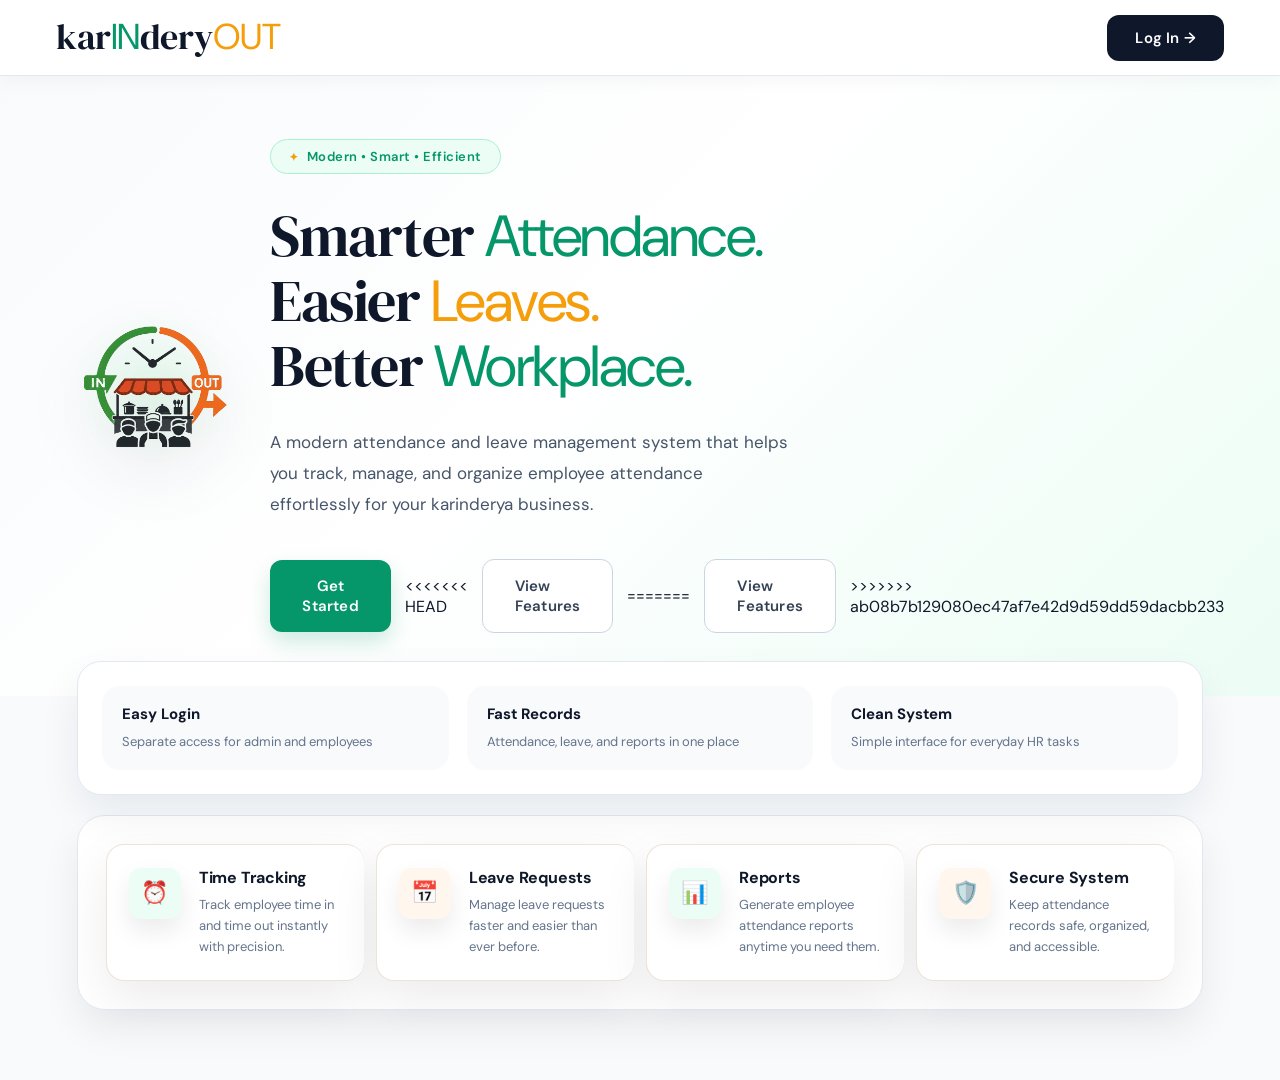
<file: index.html>
<!DOCTYPE html>
<html lang="en">
<head>
  <meta charset="UTF-8">
  <title>karINderyOUT — Smart Attendance System</title>
  <meta name="viewport" content="width=device-width, initial-scale=1.0">
  <link rel="preconnect" href="https://fonts.googleapis.com">
  <link rel="preconnect" href="https://fonts.gstatic.com" crossorigin>
  <link href="https://fonts.googleapis.com/css2?family=DM+Serif+Display:ital@0;1&family=DM+Sans:ital,opsz,wght@0,9..40,300;0,9..40,400;0,9..40,500;0,9..40,600;0,9..40,700;1,9..40,400&display=swap" rel="stylesheet">
<link rel="stylesheet" href="premium-polish.css">
<link rel="stylesheet" href="homepage.css">
</head>
<body>

  <!-- NAVBAR -->
  <header class="navbar">
    <h1>kar<span class="green">IN</span>dery<span class="orange">OUT</span></h1>
    <button onclick="openLogin()">Log In →</button>
  </header>

  <!-- HERO -->
  <section class="hero">
    <div class="logo-side">
      <img src="logo.png" alt="karINderyOUT Logo">
    </div>

    <div class="hero-text">
      <div class="badge">Modern • Smart • Efficient</div>

      <h2>
        Smarter <span class="green">Attendance.</span><br>
        Easier <span class="orange">Leaves.</span><br>
        Better <span class="green">Workplace.</span>
      </h2>

      <p>
        A modern attendance and leave management system that helps you track,
        manage, and organize employee attendance effortlessly for your karinderya business.
      </p>

     <div class="hero-buttons">
  <button class="primary-btn" onclick="openLogin()">Get Started</button>
<<<<<<< HEAD
  <a href="#features" class="secondary-btn">View Features</a>
=======
   <a href="#features" class="secondary-btn">View Features</a>
>>>>>>> ab08b7b129080ec47af7e42d9d59dd59dacbb233
</div>
    </div>
  </section>
<section class="clean-highlights">
  <div>
    <strong>Easy Login</strong>
    <span>Separate access for admin and employees</span>
  </div>

  <div>
    <strong>Fast Records</strong>
    <span>Attendance, leave, and reports in one place</span>
  </div>

  <div>
    <strong>Clean System</strong>
    <span>Simple interface for everyday HR tasks</span>
  </div>
</section>

  <!-- FEATURES -->
<section class="features" id="features">
    <div class="feature-box">
      <div class="icon green-icon">⏰</div>
      <div>
        <h3>Time Tracking</h3>
        <p>Track employee time in and time out instantly with precision.</p>
      </div>
    </div>

    <div class="feature-box">
      <div class="icon orange-icon">📅</div>
      <div>
        <h3>Leave Requests</h3>
        <p>Manage leave requests faster and easier than ever before.</p>
      </div>
    </div>

    <div class="feature-box">
      <div class="icon green-icon">📊</div>
      <div>
        <h3>Reports</h3>
        <p>Generate employee attendance reports anytime you need them.</p>
      </div>
    </div>

    <div class="feature-box">
      <div class="icon orange-icon">🛡️</div>
      <div>
        <h3>Secure System</h3>
        <p>Keep attendance records safe, organized, and accessible.</p>
      </div>
    </div>
  </section>

  
  <!-- LOGIN MODAL -->
  <div class="modal" id="loginModal">
    <div class="modern-login">

      <!-- LEFT -->
      <div class="login-left">
        <h1>kar<span class="green">IN</span>dery<span class="orange">OUT</span></h1>
        <h2>Smart Attendance<br>Starts Here.</h2>
        <p>Sign in to continue managing attendance, leave requests, and employee records.</p>
        <div class="login-feature">Attendance Monitoring</div>
        <div class="login-feature">Leave Management</div>
        <div class="login-feature">Reports & Analytics</div>
      </div>

      <!-- RIGHT -->
      <div class="login-right">
        <span class="close" onclick="closeLogin()">&times;</span>
        <h2>Log <span class="green">In</span></h2>
        <p class="login-subtitle">Enter your account credentials to continue</p>

        <div class="input-group">
          <input type="text" placeholder="Username">
        </div>

        <div class="input-group">
          <input type="password" placeholder="Password">
        </div>

        <div class="remember-row">
          <label><input type="checkbox"> Remember me</label>
          <a href="#">Forgot password?</a>
        </div>

        <button class="employee-btn" onclick="loginEmployee()">Login as Employee</button>
        <button class="admin-btn" onclick="loginAdmin()">Login as Admin</button>
      </div>

    </div>
  </div>

  <script>
    function openLogin() {
      document.getElementById("loginModal").style.display = "flex";
    }
    function closeLogin() {
      document.getElementById("loginModal").style.display = "none";
    }
    function loginEmployee() {
      localStorage.setItem("role", "employee");
      window.location.href = "employee.html";
    }
    function loginAdmin() {
      localStorage.setItem("role", "admin");
      window.location.href = "admin.html";
    }
    window.onclick = function(event) {
      const modal = document.getElementById("loginModal");
      if (event.target == modal) modal.style.display = "none";
    }
  </script>
</body>
</html>
</file>
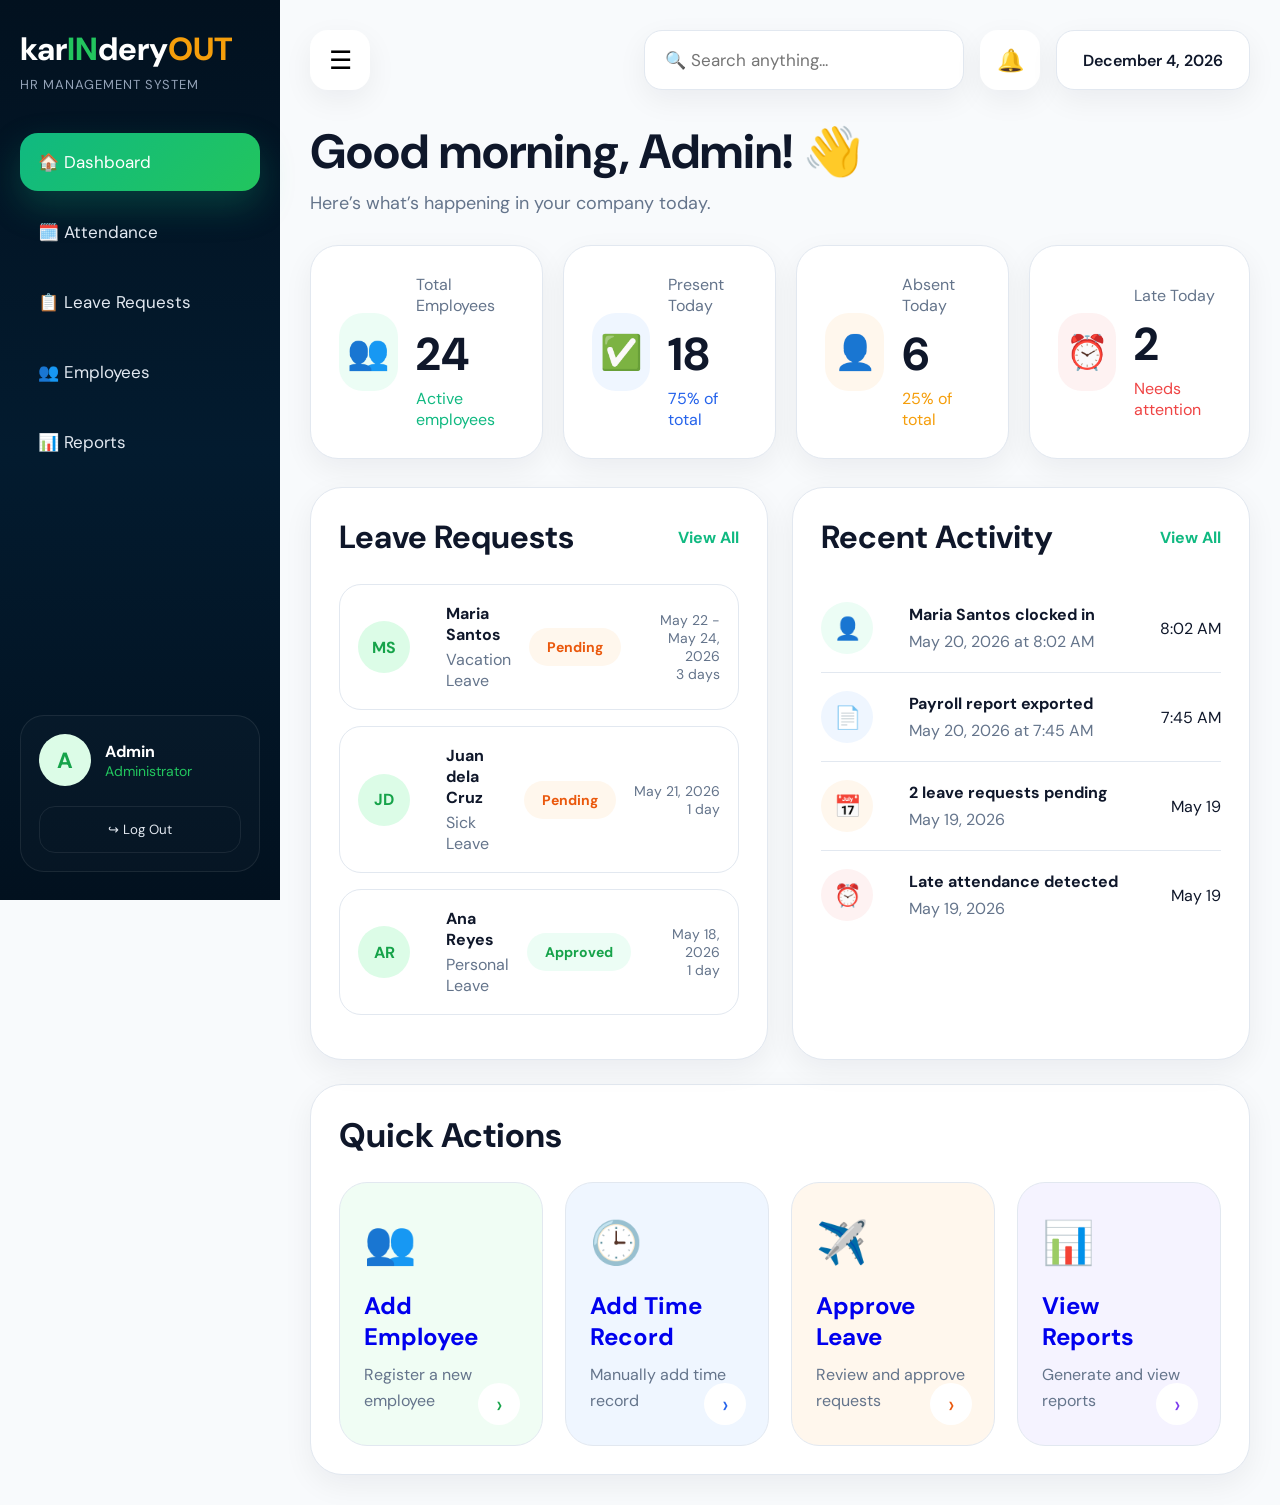
<file: admin.html>
<!DOCTYPE html>
<html lang="en">
<head>
  <meta charset="UTF-8" />
  <meta name="viewport" content="width=device-width, initial-scale=1.0"/>
  <title>Admin Dashboard</title>

  <link rel="preconnect" href="https://fonts.googleapis.com">
  <link rel="preconnect" href="https://fonts.gstatic.com" crossorigin>

  <link href="https://fonts.googleapis.com/css2?family=DM+Sans:wght@400;500;600;700;800&display=swap" rel="stylesheet">

  <link rel="stylesheet" href="admin.css">
</head>

<body>

<div class="dashboard">

  <aside class="sidebar">

    <div>

      <div class="brand">
        <h2>
          kar<span>IN</span>dery<em>OUT</em>
        </h2>

        <p>HR MANAGEMENT SYSTEM</p>
      </div>

      <nav class="nav-menu">

        <a href="admin.html" class="active">
          🏠 Dashboard
        </a>

        <a href="attendance-status.html">
          🗓️ Attendance
        </a>

        <a href="approve-leave.html">
          📋 Leave Requests
        </a>

        <a href="employee-list.html">
          👥 Employees
        </a>

        <a href="time-record-report.html">
          📊 Reports
        </a>

      </nav>

    </div>

    <div class="admin-box">

      <div class="admin-info">

        <div class="admin-avatar">
          A
        </div>

        <div>
          <h4>Admin</h4>
          <p>Administrator</p>
        </div>

      </div>

      <button
        class="logout-btn"
        onclick="openLogout()"
      >
        ↪ Log Out
      </button>

    </div>

  </aside>

  <main class="main-content">

    <header class="topbar">

      <button
        class="menu-btn"
        onclick="toggleSidebar()"
      >
        ☰
      </button>

      <div class="top-actions">

        <input
          type="text"
          class="search-box"
          id="adminSearch"
          placeholder="🔍 Search anything..."
          onkeyup="searchDashboard()"
        >

        <button
          class="notif"
          onclick="showNotification()"
        >
          🔔
        </button>

        <div
          class="date-pill"
          id="currentDate"
        >
          Today
        </div>

      </div>

    </header>

    <section class="welcome-section">

      <h1>
        Good morning, Admin! 👋
      </h1>

      <p>
        Here’s what’s happening in your company today.
      </p>

    </section>

    <section class="stats">

      <div class="stat-card">

        <div class="stat-icon green">
          👥
        </div>

        <div>
          <p>Total Employees</p>
          <h2>24</h2>
          <span class="green-text">
            Active employees
          </span>
        </div>

      </div>

      <div class="stat-card">

        <div class="stat-icon blue">
          ✅
        </div>

        <div>
          <p>Present Today</p>
          <h2>18</h2>
          <span class="blue-text">
            75% of total
          </span>
        </div>

      </div>

      <div class="stat-card">

        <div class="stat-icon orange">
          👤
        </div>

        <div>
          <p>Absent Today</p>
          <h2>6</h2>
          <span class="orange-text">
            25% of total
          </span>
        </div>

      </div>

      <div class="stat-card">

        <div class="stat-icon red">
          ⏰
        </div>

        <div>
          <p>Late Today</p>
          <h2>2</h2>
          <span class="red-text">
            Needs attention
          </span>
        </div>

      </div>

    </section>

    <section class="dashboard-grid">

      <div class="panel leave-panel">

        <div class="panel-header">

          <h2>
            Leave Requests
          </h2>

          <a href="approve-leave.html">
            View All
          </a>

        </div>

        <div class="leave-row">

          <div class="person-badge">
            MS
          </div>

          <div>
            <h4>Maria Santos</h4>
            <p>Vacation Leave</p>
          </div>

          <span class="status pending">
            Pending
          </span>

          <p class="date-small">
            May 22 - May 24, 2026
            <br>
            3 days
          </p>

        </div>

        <div class="leave-row">

          <div class="person-badge">
            JD
          </div>

          <div>
            <h4>Juan dela Cruz</h4>
            <p>Sick Leave</p>
          </div>

          <span class="status pending">
            Pending
          </span>

          <p class="date-small">
            May 21, 2026
            <br>
            1 day
          </p>

        </div>

        <div class="leave-row">

          <div class="person-badge">
            AR
          </div>

          <div>
            <h4>Ana Reyes</h4>
            <p>Personal Leave</p>
          </div>

          <span class="status approved">
            Approved
          </span>

          <p class="date-small">
            May 18, 2026
            <br>
            1 day
          </p>

        </div>

      </div>

      <div class="panel activity-panel">

        <div class="panel-header">

          <h2>
            Recent Activity
          </h2>

          <a href="view-records.html">
            View All
          </a>

        </div>

        <div class="activity-row">

          <div class="activity-icon green">
            👤
          </div>

          <div>
            <h4>Maria Santos clocked in</h4>
            <p>May 20, 2026 at 8:02 AM</p>
          </div>

          <span>8:02 AM</span>

        </div>

        <div class="activity-row">

          <div class="activity-icon blue">
            📄
          </div>

          <div>
            <h4>Payroll report exported</h4>
            <p>May 20, 2026 at 7:45 AM</p>
          </div>

          <span>7:45 AM</span>

        </div>

        <div class="activity-row">

          <div class="activity-icon orange">
            📅
          </div>

          <div>
            <h4>2 leave requests pending</h4>
            <p>May 19, 2026</p>
          </div>

          <span>May 19</span>

        </div>

        <div class="activity-row">

          <div class="activity-icon red">
            ⏰
          </div>

          <div>
            <h4>Late attendance detected</h4>
            <p>May 19, 2026</p>
          </div>

          <span>May 19</span>

        </div>

      </div>

    </section>

    <section class="quick-actions-panel">

      <h2>
        Quick Actions
      </h2>

      <div class="quick-actions">

        <a
          href="employee-list.html"
          class="quick-card green-card"
        >

          <div>👥</div>

          <h3>Add Employee</h3>

          <p>
            Register a new employee
          </p>

          <span>›</span>

        </a>

        <a
          href="attendance-status.html"
          class="quick-card blue-card"
        >

          <div>🕒</div>

          <h3>Add Time Record</h3>

          <p>
            Manually add time record
          </p>

          <span>›</span>

        </a>

        <a
          href="approve-leave.html"
          class="quick-card orange-card"
        >

          <div>✈️</div>

          <h3>Approve Leave</h3>

          <p>
            Review and approve requests
          </p>

          <span>›</span>

        </a>

        <a
          href="time-record-report.html"
          class="quick-card purple-card"
        >

          <div>📊</div>

          <h3>View Reports</h3>

          <p>
            Generate and view reports
          </p>

          <span>›</span>

        </a>

      </div>

    </section>

  </main>

</div>

<div
  class="logout-modal"
  id="logoutModal"
>

  <div class="logout-box">

    <button
      class="close-btn"
      onclick="closeLogout()"
    >
      &times;
    </button>

    <h2>
      Log out?
    </h2>

    <p>
      Are you sure you want to leave the admin dashboard?
    </p>

    <div class="logout-actions">

      <button
        class="cancel-btn"
        onclick="closeLogout()"
      >
        Cancel
      </button>

      <button
        class="confirm-btn"
        onclick="confirmLogout()"
      >
        Log Out
      </button>

    </div>

  </div>

</div>

<script>

const today = new Date();

document.getElementById("currentDate").textContent =
today.toLocaleDateString(
  "en-US",
  {
    month:"long",
    day:"numeric",
    year:"numeric"
  }
);

function toggleSidebar(){

  document
  .querySelector(".sidebar")
  .classList.toggle("sidebar-hidden");

}

function searchDashboard(){

  const input =
  document
  .getElementById("adminSearch")
  .value
  .toLowerCase();

  const items =
  document.querySelectorAll(
    ".stat-card, .panel, .quick-card"
  );

  items.forEach(item=>{

    const text =
    item.innerText.toLowerCase();

    if(text.includes(input)){

      item.style.display = "";

    }else{

      item.style.display = "none";

    }

  });

}

function showNotification(){

  alert(
`Notifications

• 2 leave requests pending
• Payroll report exported
• Late attendance detected`
  );

}

function openLogout(){

  document
  .getElementById("logoutModal")
  .style.display = "flex";

}

function closeLogout(){

  document
  .getElementById("logoutModal")
  .style.display = "none";

}

function confirmLogout(){

  window.location.href =
  "index.html";

}

</script>

</body>
</html>
</file>
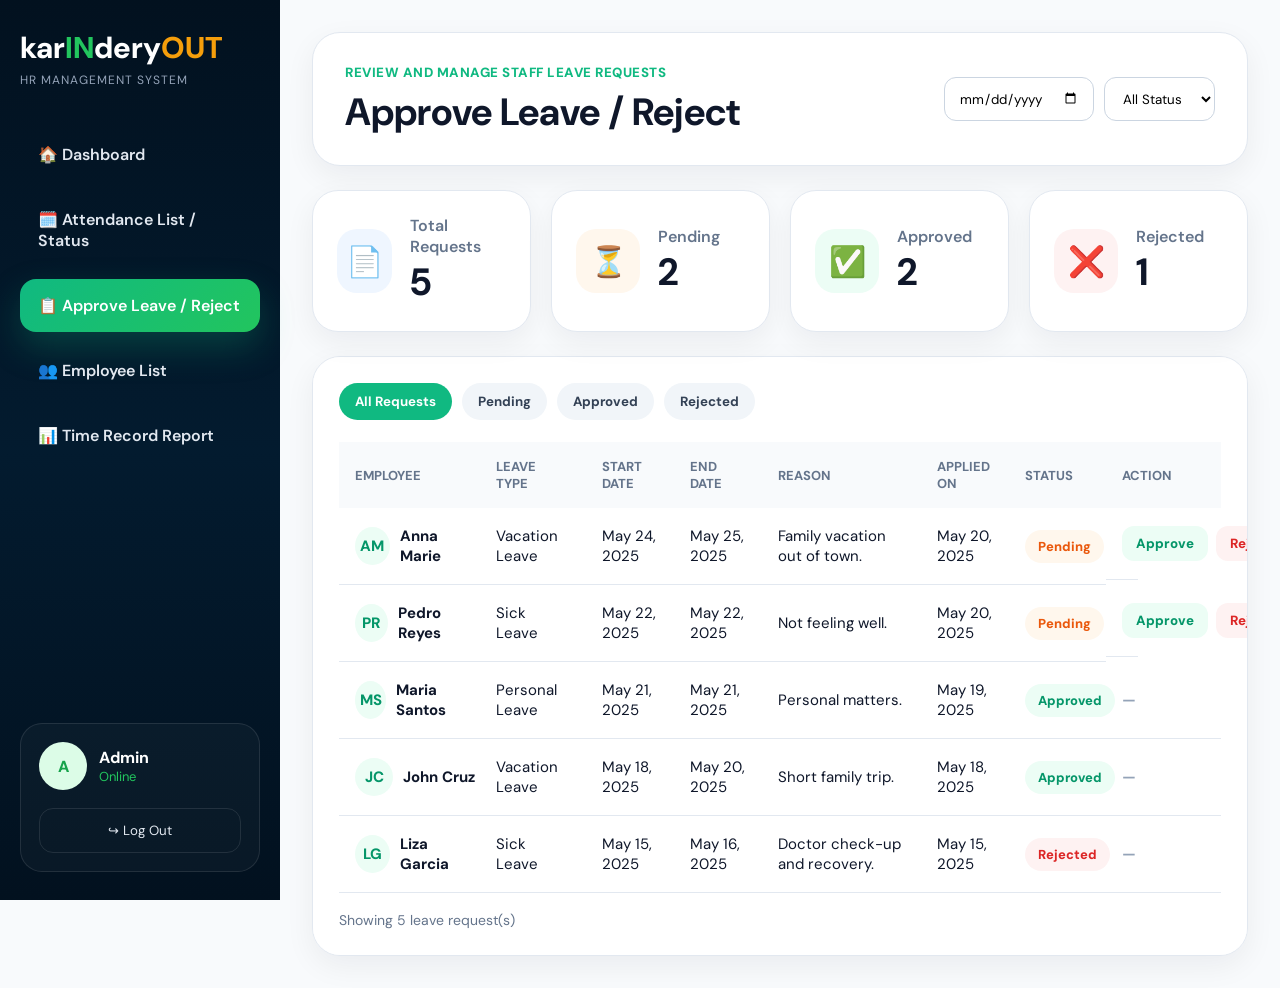
<file: approve-leave.html>
<!DOCTYPE html>
<html lang="en">
<head>
  <meta charset="UTF-8" />
  <meta name="viewport" content="width=device-width, initial-scale=1.0"/>
  <title>Approve Leave / Reject</title>

  <link href="https://fonts.googleapis.com/css2?family=DM+Sans:wght@400;500;600;700;800&display=swap" rel="stylesheet">

  <style>
    * {
      margin: 0;
      padding: 0;
      box-sizing: border-box;
      font-family: 'DM Sans', sans-serif;
    }

    body {
      background: #f8fafc;
      color: #0f172a;
    }

    .dashboard {
      display: flex;
      min-height: 100vh;
    }

    .sidebar {
      width: 280px;
      background: linear-gradient(180deg, #02111f, #031b2f, #02111f);
      padding: 28px 20px;
      height: 100vh;
      position: sticky;
      top: 0;
      display: flex;
      flex-direction: column;
      justify-content: space-between;
    }

    .brand h2 {
      color: white;
      font-size: 30px;
      font-weight: 800;
    }

    .brand span { color: #22c55e; }
    .brand em { color: #f59e0b; font-style: normal; }

    .brand p {
      color: #94a3b8;
      font-size: 12px;
      letter-spacing: 1px;
      margin-top: 5px;
    }

    .nav-menu {
      display: flex;
      flex-direction: column;
      gap: 12px;
      margin-top: 40px;
    }

    .nav-menu a {
      color: #e2e8f0;
      text-decoration: none;
      padding: 16px 18px;
      border-radius: 16px;
      font-weight: 600;
      transition: 0.25s;
    }

    .nav-menu a:hover {
      background: rgba(255,255,255,0.08);
    }

    .nav-menu a.active {
      background: linear-gradient(135deg, #10b981, #22c55e);
      color: white;
      box-shadow: 0 15px 35px rgba(16,185,129,0.25);
    }

    .admin-box {
      border: 1px solid rgba(255,255,255,0.1);
      border-radius: 22px;
      padding: 18px;
      background: rgba(255,255,255,0.03);
    }

    .admin-info {
      display: flex;
      align-items: center;
      gap: 12px;
      margin-bottom: 18px;
    }

    .admin-avatar {
      width: 48px;
      height: 48px;
      border-radius: 50%;
      background: #dcfce7;
      color: #16a34a;
      display: flex;
      align-items: center;
      justify-content: center;
      font-weight: 800;
    }

    .admin-info h4 { color: white; }
    .admin-info p { color: #22c55e; font-size: 13px; }

    .logout-btn {
      width: 100%;
      padding: 13px;
      border-radius: 14px;
      border: 1px solid rgba(255,255,255,0.1);
      background: transparent;
      color: #e2e8f0;
      cursor: pointer;
    }

    .logout-btn:hover {
      background: #ef4444;
      border-color: #ef4444;
    }

    .content {
      flex: 1;
      padding: 32px;
    }

    .page-header {
      background: white;
      border: 1px solid #e2e8f0;
      border-radius: 28px;
      padding: 28px 32px;
      margin-bottom: 24px;
      box-shadow: 0 10px 30px rgba(15,23,42,0.06);
      display: flex;
      justify-content: space-between;
      align-items: center;
      gap: 20px;
    }

    .page-header small {
      color: #10b981;
      font-weight: 800;
      letter-spacing: 0.5px;
    }

    .page-header h1 {
      font-size: 38px;
      margin-top: 5px;
    }

    .filters {
      display: flex;
      gap: 10px;
    }

    .filters input,
    .filters select {
      height: 44px;
      padding: 0 14px;
      border-radius: 12px;
      border: 1px solid #cbd5e1;
      outline: none;
      background: white;
    }

    .summary {
      display: grid;
      grid-template-columns: repeat(4, 1fr);
      gap: 20px;
      margin-bottom: 24px;
    }

    .card {
      background: white;
      border: 1px solid #e2e8f0;
      border-radius: 26px;
      padding: 24px;
      box-shadow: 0 10px 30px rgba(15,23,42,0.06);
      display: flex;
      align-items: center;
      gap: 18px;
    }

    .card-icon {
      width: 64px;
      height: 64px;
      border-radius: 20px;
      display: flex;
      align-items: center;
      justify-content: center;
      font-size: 30px;
    }

    .soft-green { background: #ecfdf5; color: #10b981; }
    .soft-orange { background: #fff7ed; color: #f59e0b; }
    .soft-blue { background: #eff6ff; color: #2563eb; }
    .soft-red { background: #fef2f2; color: #ef4444; }

    .card p {
      color: #64748b;
      font-weight: 600;
    }

    .card h2 {
      font-size: 38px;
    }

    .table-card {
      background: white;
      border-radius: 28px;
      padding: 26px;
      border: 1px solid #e2e8f0;
      box-shadow: 0 10px 30px rgba(15,23,42,0.06);
    }

    .tabs {
      display: flex;
      gap: 10px;
      margin-bottom: 22px;
      flex-wrap: wrap;
    }

    .tabs button {
      border: none;
      padding: 10px 16px;
      border-radius: 999px;
      background: #f1f5f9;
      color: #334155;
      font-weight: 700;
      cursor: pointer;
    }

    .tabs button.active {
      background: #10b981;
      color: white;
    }

    table {
      width: 100%;
      border-collapse: collapse;
    }

    th {
      text-align: left;
      padding: 16px;
      color: #64748b;
      font-size: 13px;
      text-transform: uppercase;
      background: #f8fafc;
    }

    td {
      padding: 18px 16px;
      border-bottom: 1px solid #e2e8f0;
      font-size: 15px;
      vertical-align: middle;
    }

    tr:hover td {
      background: #f8fafc;
    }

    .employee {
      display: flex;
      align-items: center;
      gap: 10px;
      font-weight: 700;
    }

    .avatar {
      width: 38px;
      height: 38px;
      border-radius: 50%;
      background: #ecfdf5;
      color: #059669;
      display: flex;
      align-items: center;
      justify-content: center;
      font-weight: 800;
    }

    .badge {
      padding: 8px 13px;
      border-radius: 999px;
      font-weight: 800;
      font-size: 13px;
    }

    .pending { background: #fff7ed; color: #ea580c; }
    .approved { background: #ecfdf5; color: #059669; }
    .rejected { background: #fef2f2; color: #dc2626; }

    .actions {
      display: flex;
      gap: 8px;
    }

    .approve-btn,
    .reject-btn {
      border: none;
      padding: 9px 14px;
      border-radius: 12px;
      font-weight: 800;
      cursor: pointer;
      transition: 0.2s;
    }

    .approve-btn {
      background: #ecfdf5;
      color: #059669;
    }

    .approve-btn:hover {
      background: #10b981;
      color: white;
    }

    .reject-btn {
      background: #fef2f2;
      color: #dc2626;
    }

    .reject-btn:hover {
      background: #ef4444;
      color: white;
    }

    .no-action {
      color: #94a3b8;
      font-weight: 800;
    }

    .footer-note {
      margin-top: 18px;
      color: #64748b;
      font-size: 14px;
    }

    @media(max-width: 1100px) {
      .summary {
        grid-template-columns: repeat(2, 1fr);
      }

      .page-header {
        flex-direction: column;
        align-items: flex-start;
      }
    }

    @media(max-width: 850px) {
      .dashboard {
        flex-direction: column;
      }

      .sidebar {
        width: 100%;
        height: auto;
        position: relative;
      }

      table {
        min-width: 900px;
      }

      .table-card {
        overflow-x: auto;
      }
    }

    @media(max-width: 600px) {
      .summary {
        grid-template-columns: 1fr;
      }
    }


.table-card {
  overflow-x: auto;
}

table {
  table-layout: fixed;
}

th,
td {
  text-align: left;
  vertical-align: middle;
  word-break: normal;
}

th:nth-child(1),
td:nth-child(1) {
  width: 16%;
}

th:nth-child(2),
td:nth-child(2) {
  width: 12%;
}

th:nth-child(3),
td:nth-child(3),
th:nth-child(4),
td:nth-child(4),
th:nth-child(6),
td:nth-child(6) {
  width: 10%;
}

th:nth-child(5),
td:nth-child(5) {
  width: 18%;
}

th:nth-child(7),
td:nth-child(7) {
  width: 11%;
}

th:nth-child(8),
td:nth-child(8) {
  width: 13%;
}

.actions {
  display: flex;
  align-items: center;
  gap: 8px;
  white-space: nowrap;
}

.employee {
  min-width: 120px;
}

.leave-row,
.activity-row {
  align-items: center;
}
  </style>
</head>

<body>

<div class="dashboard">

  <aside class="sidebar">
    <div>
      <div class="brand">
        <h2>kar<span>IN</span>dery<em>OUT</em></h2>
        <p>HR MANAGEMENT SYSTEM</p>
      </div>

      <nav class="nav-menu">
        <a href="admin.html">🏠 Dashboard</a>
        <a href="attendance-status.html">🗓️ Attendance List / Status</a>
        <a href="approve-leave.html" class="active">📋 Approve Leave / Reject</a>
        <a href="employee-list.html">👥 Employee List</a>
        <a href="time-record-report.html">📊 Time Record Report</a>
      </nav>
    </div>

    <div class="admin-box">
      <div class="admin-info">
        <div class="admin-avatar">A</div>
        <div>
          <h4>Admin</h4>
          <p>Online</p>
        </div>
      </div>

      <button class="logout-btn" onclick="logout()">↪ Log Out</button>
    </div>
  </aside>

  <main class="content">

    <section class="page-header">
      <div>
        <small>REVIEW AND MANAGE STAFF LEAVE REQUESTS</small>
        <h1>Approve Leave / Reject</h1>
      </div>

      <div class="filters">
        <input type="date" id="dateFilter" onchange="filterTable()">
        <select id="statusFilter" onchange="filterTable()">
          <option value="All">All Status</option>
          <option value="Pending">Pending</option>
          <option value="Approved">Approved</option>
          <option value="Rejected">Rejected</option>
        </select>
      </div>
    </section>

    <section class="summary">
      <div class="card">
        <div class="card-icon soft-blue">📄</div>
        <div>
          <p>Total Requests</p>
          <h2 id="totalCount">0</h2>
        </div>
      </div>

      <div class="card">
        <div class="card-icon soft-orange">⏳</div>
        <div>
          <p>Pending</p>
          <h2 id="pendingCount">0</h2>
        </div>
      </div>

      <div class="card">
        <div class="card-icon soft-green">✅</div>
        <div>
          <p>Approved</p>
          <h2 id="approvedCount">0</h2>
        </div>
      </div>

      <div class="card">
        <div class="card-icon soft-red">❌</div>
        <div>
          <p>Rejected</p>
          <h2 id="rejectedCount">0</h2>
        </div>
      </div>
    </section>

    <section class="table-card">

      <div class="tabs">
        <button class="active" onclick="setStatus('All', this)">All Requests</button>
        <button onclick="setStatus('Pending', this)">Pending</button>
        <button onclick="setStatus('Approved', this)">Approved</button>
        <button onclick="setStatus('Rejected', this)">Rejected</button>
      </div>

      <table>
        <thead>
          <tr>
            <th>Employee</th>
            <th>Leave Type</th>
            <th>Start Date</th>
            <th>End Date</th>
            <th>Reason</th>
            <th>Applied On</th>
            <th>Status</th>
            <th>Action</th>
          </tr>
        </thead>

        <tbody id="leaveTable">
          <tr data-status="Pending" data-date="2025-05-20">
            <td><div class="employee"><div class="avatar">AM</div>Anna Marie</div></td>
            <td>Vacation Leave</td>
            <td>May 24, 2025</td>
            <td>May 25, 2025</td>
            <td>Family vacation out of town.</td>
            <td>May 20, 2025</td>
            <td><span class="badge pending">Pending</span></td>
            <td class="actions">
              <button class="approve-btn" onclick="approveLeave(this)">Approve</button>
              <button class="reject-btn" onclick="rejectLeave(this)">Reject</button>
            </td>
          </tr>

          <tr data-status="Pending" data-date="2025-05-20">
            <td><div class="employee"><div class="avatar">PR</div>Pedro Reyes</div></td>
            <td>Sick Leave</td>
            <td>May 22, 2025</td>
            <td>May 22, 2025</td>
            <td>Not feeling well.</td>
            <td>May 20, 2025</td>
            <td><span class="badge pending">Pending</span></td>
            <td class="actions">
              <button class="approve-btn" onclick="approveLeave(this)">Approve</button>
              <button class="reject-btn" onclick="rejectLeave(this)">Reject</button>
            </td>
          </tr>

          <tr data-status="Approved" data-date="2025-05-19">
            <td><div class="employee"><div class="avatar">MS</div>Maria Santos</div></td>
            <td>Personal Leave</td>
            <td>May 21, 2025</td>
            <td>May 21, 2025</td>
            <td>Personal matters.</td>
            <td>May 19, 2025</td>
            <td><span class="badge approved">Approved</span></td>
            <td><span class="no-action">—</span></td>
          </tr>

          <tr data-status="Approved" data-date="2025-05-18">
            <td><div class="employee"><div class="avatar">JC</div>John Cruz</div></td>
            <td>Vacation Leave</td>
            <td>May 18, 2025</td>
            <td>May 20, 2025</td>
            <td>Short family trip.</td>
            <td>May 18, 2025</td>
            <td><span class="badge approved">Approved</span></td>
            <td><span class="no-action">—</span></td>
          </tr>

          <tr data-status="Rejected" data-date="2025-05-15">
            <td><div class="employee"><div class="avatar">LG</div>Liza Garcia</div></td>
            <td>Sick Leave</td>
            <td>May 15, 2025</td>
            <td>May 16, 2025</td>
            <td>Doctor check-up and recovery.</td>
            <td>May 15, 2025</td>
            <td><span class="badge rejected">Rejected</span></td>
            <td><span class="no-action">—</span></td>
          </tr>
        </tbody>
      </table>

      <p class="footer-note" id="showingText">Showing leave requests</p>

    </section>

  </main>

</div>

<script>
  function updateCounts() {
    const rows = document.querySelectorAll("#leaveTable tr");

    let total = rows.length;
    let pending = 0;
    let approved = 0;
    let rejected = 0;

    rows.forEach(row => {
      const status = row.dataset.status;

      if (status === "Pending") pending++;
      if (status === "Approved") approved++;
      if (status === "Rejected") rejected++;
    });

    document.getElementById("totalCount").textContent = total;
    document.getElementById("pendingCount").textContent = pending;
    document.getElementById("approvedCount").textContent = approved;
    document.getElementById("rejectedCount").textContent = rejected;
  }

  function approveLeave(button) {
    const row = button.closest("tr");
    const statusCell = row.children[6];
    const actionCell = row.children[7];

    row.dataset.status = "Approved";
    statusCell.innerHTML = `<span class="badge approved">Approved</span>`;
    actionCell.innerHTML = `<span class="no-action">—</span>`;

    updateCounts();
    filterTable();
  }

  function rejectLeave(button) {
    const row = button.closest("tr");
    const statusCell = row.children[6];
    const actionCell = row.children[7];

    row.dataset.status = "Rejected";
    statusCell.innerHTML = `<span class="badge rejected">Rejected</span>`;
    actionCell.innerHTML = `<span class="no-action">—</span>`;

    updateCounts();
    filterTable();
  }

  function filterTable() {
    const selectedStatus = document.getElementById("statusFilter").value;
    const selectedDate = document.getElementById("dateFilter").value;
    const rows = document.querySelectorAll("#leaveTable tr");

    let visible = 0;

    rows.forEach(row => {
      const rowStatus = row.dataset.status;
      const rowDate = row.dataset.date;

      const statusMatch = selectedStatus === "All" || rowStatus === selectedStatus;
      const dateMatch = selectedDate === "" || rowDate === selectedDate;

      if (statusMatch && dateMatch) {
        row.style.display = "";
        visible++;
      } else {
        row.style.display = "none";
      }
    });

    document.getElementById("showingText").textContent =
      `Showing ${visible} leave request(s)`;
  }

  function setStatus(status, button) {
    document.getElementById("statusFilter").value = status;

    document.querySelectorAll(".tabs button").forEach(btn => {
      btn.classList.remove("active");
    });

    button.classList.add("active");
    filterTable();
  }

  function logout() {
    window.location.href = "index.html";
  }

  updateCounts();
  filterTable();
</script>

</body>
</html>
</file>
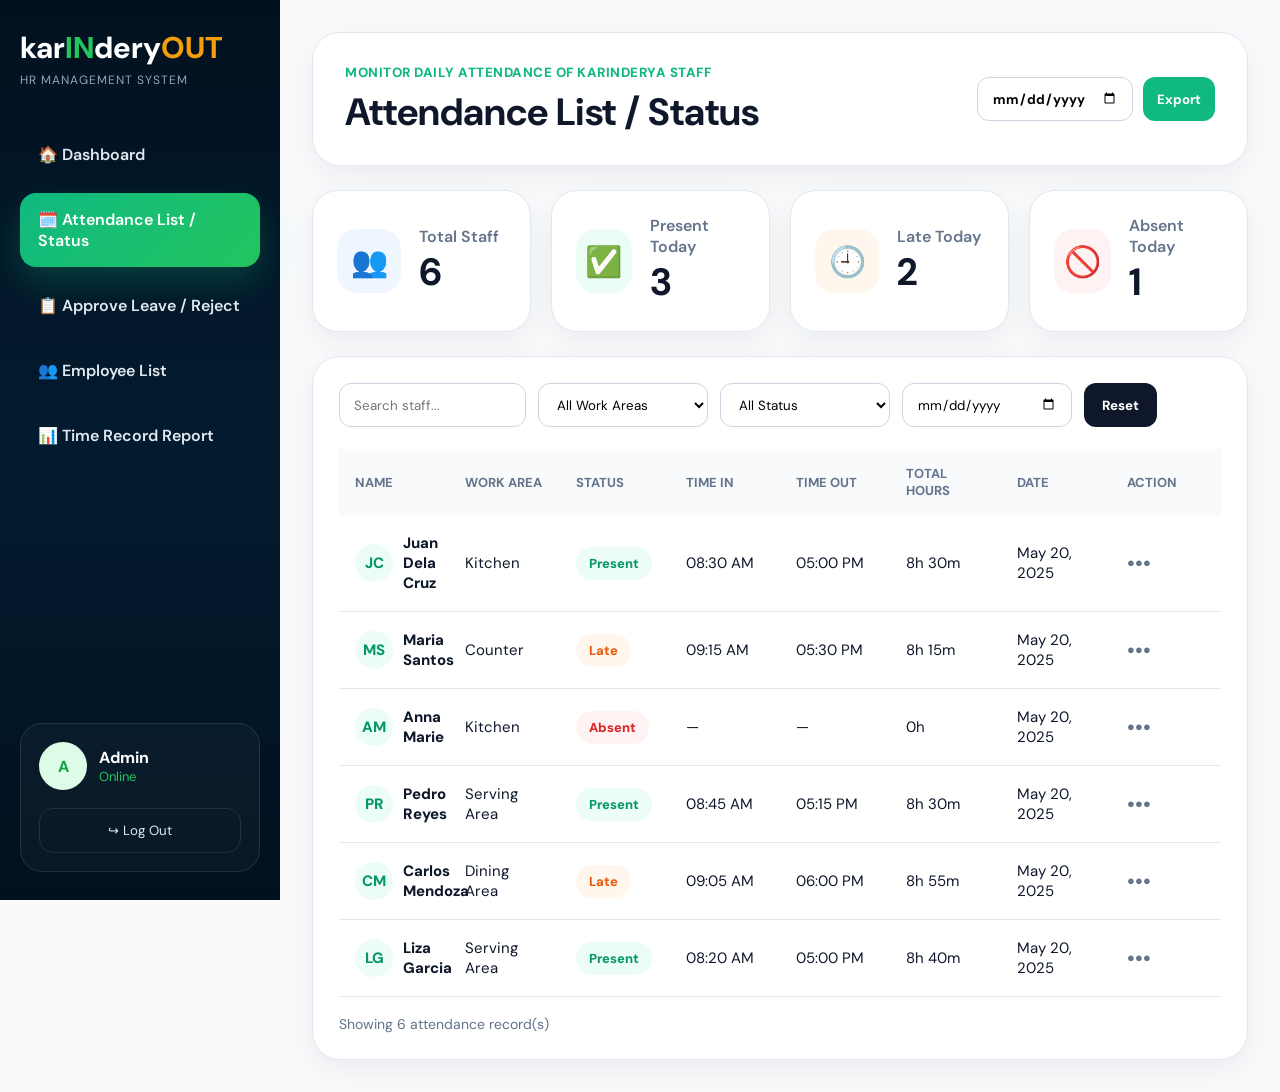
<file: attendance-status.html>
<!DOCTYPE html>
<html lang="en">
<head>
  <meta charset="UTF-8" />
  <meta name="viewport" content="width=device-width, initial-scale=1.0"/>
  <title>Attendance List / Status</title>

  <link href="https://fonts.googleapis.com/css2?family=DM+Sans:wght@400;500;600;700;800&display=swap" rel="stylesheet">

  <style>
    * {
      margin: 0;
      padding: 0;
      box-sizing: border-box;
      font-family: 'DM Sans', sans-serif;
    }

    body {
      background: #f8fafc;
      color: #0f172a;
    }

    .dashboard {
      display: flex;
      min-height: 100vh;
    }

    .sidebar {
      width: 280px;
      background: linear-gradient(180deg, #02111f, #031b2f, #02111f);
      padding: 28px 20px;
      height: 100vh;
      position: sticky;
      top: 0;
      display: flex;
      flex-direction: column;
      justify-content: space-between;
    }

    .brand h2 {
      color: white;
      font-size: 30px;
      font-weight: 800;
    }

    .brand span { color: #22c55e; }
    .brand em { color: #f59e0b; font-style: normal; }

    .brand p {
      color: #94a3b8;
      font-size: 12px;
      letter-spacing: 1px;
      margin-top: 5px;
    }

    .nav-menu {
      display: flex;
      flex-direction: column;
      gap: 12px;
      margin-top: 40px;
    }

    .nav-menu a {
      color: #e2e8f0;
      text-decoration: none;
      padding: 16px 18px;
      border-radius: 16px;
      font-weight: 600;
      transition: 0.25s;
    }

    .nav-menu a:hover {
      background: rgba(255,255,255,0.08);
    }

    .nav-menu a.active {
      background: linear-gradient(135deg, #10b981, #22c55e);
      color: white;
      box-shadow: 0 15px 35px rgba(16,185,129,0.25);
    }

    .admin-box {
      border: 1px solid rgba(255,255,255,0.1);
      border-radius: 22px;
      padding: 18px;
      background: rgba(255,255,255,0.03);
    }

    .admin-info {
      display: flex;
      align-items: center;
      gap: 12px;
      margin-bottom: 18px;
    }

    .admin-avatar {
      width: 48px;
      height: 48px;
      border-radius: 50%;
      background: #dcfce7;
      color: #16a34a;
      display: flex;
      align-items: center;
      justify-content: center;
      font-weight: 800;
    }

    .admin-info h4 { color: white; }
    .admin-info p { color: #22c55e; font-size: 13px; }

    .logout-btn {
      width: 100%;
      padding: 13px;
      border-radius: 14px;
      border: 1px solid rgba(255,255,255,0.1);
      background: transparent;
      color: #e2e8f0;
      cursor: pointer;
    }

    .logout-btn:hover {
      background: #ef4444;
      border-color: #ef4444;
    }

    .content {
      flex: 1;
      padding: 32px;
    }

    .page-header {
      background: white;
      border: 1px solid #e2e8f0;
      border-radius: 28px;
      padding: 28px 32px;
      margin-bottom: 24px;
      box-shadow: 0 10px 30px rgba(15,23,42,0.06);
      display: flex;
      justify-content: space-between;
      align-items: center;
      gap: 20px;
    }

    .page-header small {
      color: #10b981;
      font-weight: 800;
      letter-spacing: 0.5px;
    }

    .page-header h1 {
      font-size: 38px;
      margin-top: 5px;
    }

    .header-actions {
      display: flex;
      gap: 10px;
      flex-wrap: wrap;
    }

    .header-actions input,
    .header-actions button {
      height: 44px;
      padding: 0 14px;
      border-radius: 12px;
      border: 1px solid #cbd5e1;
      outline: none;
      background: white;
      font-weight: 700;
    }

    .header-actions button {
      background: #10b981;
      color: white;
      border: none;
      cursor: pointer;
    }

    .summary {
      display: grid;
      grid-template-columns: repeat(4, 1fr);
      gap: 20px;
      margin-bottom: 24px;
    }

    .card {
      background: white;
      border: 1px solid #e2e8f0;
      border-radius: 26px;
      padding: 24px;
      box-shadow: 0 10px 30px rgba(15,23,42,0.06);
      display: flex;
      align-items: center;
      gap: 18px;
    }

    .card-icon {
      width: 64px;
      height: 64px;
      border-radius: 20px;
      display: flex;
      align-items: center;
      justify-content: center;
      font-size: 30px;
    }

    .soft-green { background: #ecfdf5; color: #10b981; }
    .soft-orange { background: #fff7ed; color: #f59e0b; }
    .soft-blue { background: #eff6ff; color: #2563eb; }
    .soft-red { background: #fef2f2; color: #ef4444; }

    .card p {
      color: #64748b;
      font-weight: 600;
    }

    .card h2 {
      font-size: 38px;
    }

    .table-card {
      background: white;
      border-radius: 28px;
      padding: 26px;
      border: 1px solid #e2e8f0;
      box-shadow: 0 10px 30px rgba(15,23,42,0.06);
      overflow-x: auto;
    }

    .tools {
      display: flex;
      gap: 12px;
      margin-bottom: 22px;
      flex-wrap: wrap;
    }

    .tools input,
    .tools select {
      height: 44px;
      padding: 0 14px;
      border-radius: 12px;
      border: 1px solid #cbd5e1;
      outline: none;
      background: white;
      min-width: 170px;
    }

    .tools button {
      border: none;
      background: #0f172a;
      color: white;
      padding: 0 18px;
      border-radius: 12px;
      font-weight: 800;
      cursor: pointer;
    }

    table {
      width: 100%;
      border-collapse: collapse;
      table-layout: fixed;
    }

    th {
      text-align: left;
      padding: 16px;
      color: #64748b;
      font-size: 13px;
      text-transform: uppercase;
      background: #f8fafc;
    }

    td {
      padding: 18px 16px;
      border-bottom: 1px solid #e2e8f0;
      font-size: 15px;
      vertical-align: middle;
    }

    tr:hover td {
      background: #f8fafc;
    }

    .employee {
      display: flex;
      align-items: center;
      gap: 10px;
      font-weight: 800;
    }

    .avatar {
      width: 38px;
      height: 38px;
      border-radius: 50%;
      background: #ecfdf5;
      color: #059669;
      display: flex;
      align-items: center;
      justify-content: center;
      font-weight: 800;
      flex-shrink: 0;
    }

    .badge {
      padding: 8px 13px;
      border-radius: 999px;
      font-weight: 800;
      font-size: 13px;
      display: inline-block;
    }

    .present { background: #ecfdf5; color: #059669; }
    .late { background: #fff7ed; color: #ea580c; }
    .absent { background: #fef2f2; color: #dc2626; }

    .action-dots {
      font-weight: 800;
      color: #64748b;
      font-size: 20px;
    }

    .footer-note {
      margin-top: 18px;
      color: #64748b;
      font-size: 14px;
    }

    @media(max-width: 1100px) {
      .summary {
        grid-template-columns: repeat(2, 1fr);
      }

      .page-header {
        flex-direction: column;
        align-items: flex-start;
      }
    }

    @media(max-width: 850px) {
      .dashboard {
        flex-direction: column;
      }

      .sidebar {
        width: 100%;
        height: auto;
        position: relative;
      }

      table {
        min-width: 850px;
      }
    }

    @media(max-width: 600px) {
      .summary {
        grid-template-columns: 1fr;
      }
    }
  </style>
</head>

<body>

<div class="dashboard">

  <aside class="sidebar">
    <div>
      <div class="brand">
        <h2>kar<span>IN</span>dery<em>OUT</em></h2>
        <p>HR MANAGEMENT SYSTEM</p>
      </div>

      <nav class="nav-menu">
        <a href="admin.html">🏠 Dashboard</a>
        <a href="attendance-status.html" class="active">🗓️ Attendance List / Status</a>
        <a href="approve-leave.html">📋 Approve Leave / Reject</a>
        <a href="employee-list.html">👥 Employee List</a>
        <a href="time-record-report.html">📊 Time Record Report</a>
      </nav>
    </div>

    <div class="admin-box">
      <div class="admin-info">
        <div class="admin-avatar">A</div>
        <div>
          <h4>Admin</h4>
          <p>Online</p>
        </div>
      </div>

      <button class="logout-btn" onclick="logout()">↪ Log Out</button>
    </div>
  </aside>

  <main class="content">

    <section class="page-header">
      <div>
        <small>MONITOR DAILY ATTENDANCE OF KARINDERYA STAFF</small>
        <h1>Attendance List / Status</h1>
      </div>

      <div class="header-actions">
        <input type="date" id="dateInput">
        <button onclick="exportAttendance()">Export</button>
      </div>
    </section>

    <section class="summary">
      <div class="card">
        <div class="card-icon soft-blue">👥</div>
        <div>
          <p>Total Staff</p>
          <h2>6</h2>
        </div>
      </div>

      <div class="card">
        <div class="card-icon soft-green">✅</div>
        <div>
          <p>Present Today</p>
          <h2>3</h2>
        </div>
      </div>

      <div class="card">
        <div class="card-icon soft-orange">🕘</div>
        <div>
          <p>Late Today</p>
          <h2>2</h2>
        </div>
      </div>

      <div class="card">
        <div class="card-icon soft-red">🚫</div>
        <div>
          <p>Absent Today</p>
          <h2>1</h2>
        </div>
      </div>
    </section>

    <section class="table-card">

      <div class="tools">
        <input type="text" id="searchInput" placeholder="Search staff..." onkeyup="filterAttendance()">

        <select id="areaFilter" onchange="filterAttendance()">
          <option value="All">All Work Areas</option>
          <option value="Kitchen">Kitchen</option>
          <option value="Counter">Counter</option>
          <option value="Serving Area">Serving Area</option>
          <option value="Dining Area">Dining Area</option>
        </select>

        <select id="statusFilter" onchange="filterAttendance()">
          <option value="All">All Status</option>
          <option value="Present">Present</option>
          <option value="Late">Late</option>
          <option value="Absent">Absent</option>
        </select>

        <input type="date" id="filterDate" onchange="filterAttendance()">

        <button onclick="resetFilters()">Reset</button>
      </div>

      <table>
        <thead>
          <tr>
            <th>Name</th>
            <th>Work Area</th>
            <th>Status</th>
            <th>Time In</th>
            <th>Time Out</th>
            <th>Total Hours</th>
            <th>Date</th>
            <th>Action</th>
          </tr>
        </thead>

        <tbody id="attendanceTable">
          <tr data-area="Kitchen" data-status="Present" data-date="2025-05-20">
            <td><div class="employee"><div class="avatar">JC</div>Juan Dela Cruz</div></td>
            <td>Kitchen</td>
            <td><span class="badge present">Present</span></td>
            <td>08:30 AM</td>
            <td>05:00 PM</td>
            <td>8h 30m</td>
            <td>May 20, 2025</td>
            <td><span class="action-dots">•••</span></td>
          </tr>

          <tr data-area="Counter" data-status="Late" data-date="2025-05-20">
            <td><div class="employee"><div class="avatar">MS</div>Maria Santos</div></td>
            <td>Counter</td>
            <td><span class="badge late">Late</span></td>
            <td>09:15 AM</td>
            <td>05:30 PM</td>
            <td>8h 15m</td>
            <td>May 20, 2025</td>
            <td><span class="action-dots">•••</span></td>
          </tr>

          <tr data-area="Kitchen" data-status="Absent" data-date="2025-05-20">
            <td><div class="employee"><div class="avatar">AM</div>Anna Marie</div></td>
            <td>Kitchen</td>
            <td><span class="badge absent">Absent</span></td>
            <td>—</td>
            <td>—</td>
            <td>0h</td>
            <td>May 20, 2025</td>
            <td><span class="action-dots">•••</span></td>
          </tr>

          <tr data-area="Serving Area" data-status="Present" data-date="2025-05-20">
            <td><div class="employee"><div class="avatar">PR</div>Pedro Reyes</div></td>
            <td>Serving Area</td>
            <td><span class="badge present">Present</span></td>
            <td>08:45 AM</td>
            <td>05:15 PM</td>
            <td>8h 30m</td>
            <td>May 20, 2025</td>
            <td><span class="action-dots">•••</span></td>
          </tr>

          <tr data-area="Dining Area" data-status="Late" data-date="2025-05-20">
            <td><div class="employee"><div class="avatar">CM</div>Carlos Mendoza</div></td>
            <td>Dining Area</td>
            <td><span class="badge late">Late</span></td>
            <td>09:05 AM</td>
            <td>06:00 PM</td>
            <td>8h 55m</td>
            <td>May 20, 2025</td>
            <td><span class="action-dots">•••</span></td>
          </tr>

          <tr data-area="Serving Area" data-status="Present" data-date="2025-05-20">
            <td><div class="employee"><div class="avatar">LG</div>Liza Garcia</div></td>
            <td>Serving Area</td>
            <td><span class="badge present">Present</span></td>
            <td>08:20 AM</td>
            <td>05:00 PM</td>
            <td>8h 40m</td>
            <td>May 20, 2025</td>
            <td><span class="action-dots">•••</span></td>
          </tr>
        </tbody>
      </table>

      <p class="footer-note" id="showingText">Showing attendance records</p>

    </section>

  </main>

</div>

<script>
  function filterAttendance() {
    const search = document.getElementById("searchInput").value.toLowerCase();
    const area = document.getElementById("areaFilter").value;
    const status = document.getElementById("statusFilter").value;
    const date = document.getElementById("filterDate").value;
    const rows = document.querySelectorAll("#attendanceTable tr");

    let visible = 0;

    rows.forEach(row => {
      const text = row.innerText.toLowerCase();
      const rowArea = row.dataset.area;
      const rowStatus = row.dataset.status;
      const rowDate = row.dataset.date;

      const searchMatch = text.includes(search);
      const areaMatch = area === "All" || area === rowArea;
      const statusMatch = status === "All" || status === rowStatus;
      const dateMatch = date === "" || date === rowDate;

      if (searchMatch && areaMatch && statusMatch && dateMatch) {
        row.style.display = "";
        visible++;
      } else {
        row.style.display = "none";
      }
    });

    document.getElementById("showingText").textContent =
      `Showing ${visible} attendance record(s)`;
  }

  function resetFilters() {
    document.getElementById("searchInput").value = "";
    document.getElementById("areaFilter").value = "All";
    document.getElementById("statusFilter").value = "All";
    document.getElementById("filterDate").value = "";
    filterAttendance();
  }

  function exportAttendance() {
    alert("Attendance report exported successfully.");
  }

  function logout() {
    window.location.href = "index.html";
  }

  filterAttendance();
</script>

</body>
</html>
</file>
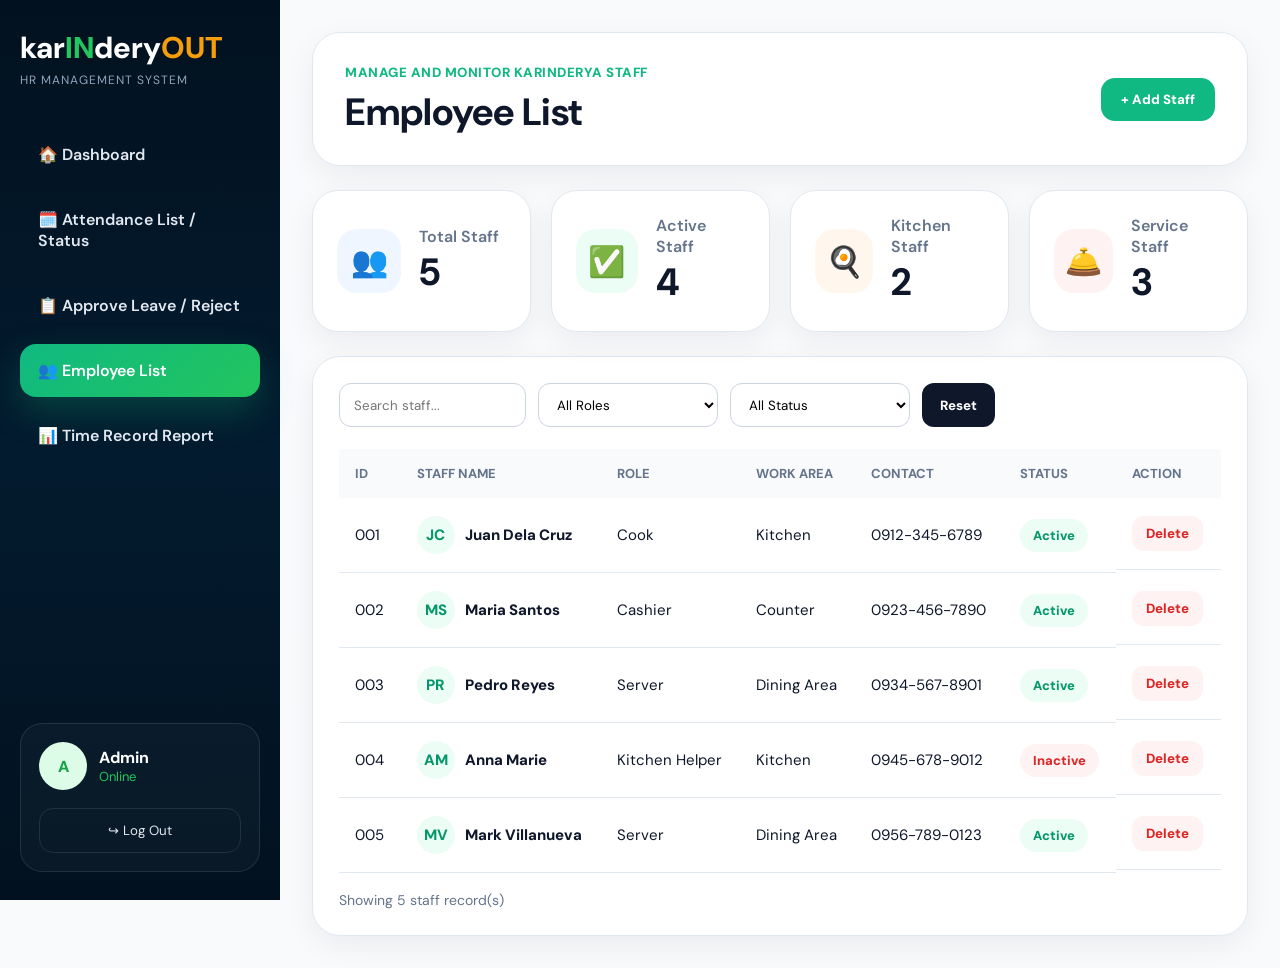
<file: employee-list.html>
<!DOCTYPE html>
<html lang="en">
<head>
  <meta charset="UTF-8" />
  <meta name="viewport" content="width=device-width, initial-scale=1.0"/>
  <title>Employee List</title>

  <link href="https://fonts.googleapis.com/css2?family=DM+Sans:wght@400;500;600;700;800&display=swap" rel="stylesheet">
  <link rel="stylesheet" href="employee-list.css">
</head>

<body>

<div class="dashboard">

  <aside class="sidebar">
    <div>
      <div class="brand">
        <h2>kar<span>IN</span>dery<em>OUT</em></h2>
        <p>HR MANAGEMENT SYSTEM</p>
      </div>

      <nav class="nav-menu">
        <a href="admin.html">🏠 Dashboard</a>
        <a href="attendance-status.html">🗓️ Attendance List / Status</a>
        <a href="approve-leave.html">📋 Approve Leave / Reject</a>
        <a href="employee-list.html" class="active">👥 Employee List</a>
        <a href="time-record-report.html">📊 Time Record Report</a>
      </nav>
    </div>

    <div class="admin-box">
      <div class="admin-info">
        <div class="admin-avatar">A</div>
        <div>
          <h4>Admin</h4>
          <p>Online</p>
        </div>
      </div>

      <button class="logout-btn" onclick="logout()">↪ Log Out</button>
    </div>
  </aside>

  <main class="content">

    <section class="page-header">
      <div>
        <small>MANAGE AND MONITOR KARINDERYA STAFF</small>
        <h1>Employee List</h1>
      </div>

      <button class="add-btn" onclick="openModal()">+ Add Staff</button>
    </section>

    <section class="summary">

      <div class="card">
        <div class="card-icon soft-blue">👥</div>
        <div>
          <p>Total Staff</p>
          <h2 id="totalStaff">5</h2>
        </div>
      </div>

      <div class="card">
        <div class="card-icon soft-green">✅</div>
        <div>
          <p>Active Staff</p>
          <h2 id="activeStaff">4</h2>
        </div>
      </div>

      <div class="card">
        <div class="card-icon soft-orange">🍳</div>
        <div>
          <p>Kitchen Staff</p>
          <h2>2</h2>
        </div>
      </div>

      <div class="card">
        <div class="card-icon soft-red">🛎️</div>
        <div>
          <p>Service Staff</p>
          <h2>3</h2>
        </div>
      </div>

    </section>

    <section class="table-card">

      <div class="tools">
        <input type="text" id="searchInput" placeholder="Search staff..." onkeyup="filterStaff()">

        <select id="roleFilter" onchange="filterStaff()">
          <option value="All">All Roles</option>
          <option value="Cook">Cook</option>
          <option value="Cashier">Cashier</option>
          <option value="Server">Server</option>
          <option value="Kitchen Helper">Kitchen Helper</option>
        </select>

        <select id="statusFilter" onchange="filterStaff()">
          <option value="All">All Status</option>
          <option value="Active">Active</option>
          <option value="Inactive">Inactive</option>
        </select>

        <button onclick="resetFilters()">Reset</button>
      </div>

      <table>
        <thead>
          <tr>
            <th>ID</th>
            <th>Staff Name</th>
            <th>Role</th>
            <th>Work Area</th>
            <th>Contact</th>
            <th>Status</th>
            <th>Action</th>
          </tr>
        </thead>

        <tbody id="employeeTable">

          <tr data-role="Cook" data-status="Active">
            <td>001</td>
            <td>
              <div class="employee">
                <div class="avatar">JC</div>
                Juan Dela Cruz
              </div>
            </td>
            <td>Cook</td>
            <td>Kitchen</td>
            <td>0912-345-6789</td>
            <td><span class="badge active-status">Active</span></td>
            <td class="actions">
              <button class="delete-btn" onclick="deleteStaff(this)">Delete</button>
            </td>
          </tr>

          <tr data-role="Cashier" data-status="Active">
            <td>002</td>
            <td>
              <div class="employee">
                <div class="avatar">MS</div>
                Maria Santos
              </div>
            </td>
            <td>Cashier</td>
            <td>Counter</td>
            <td>0923-456-7890</td>
            <td><span class="badge active-status">Active</span></td>
            <td class="actions">
              <button class="delete-btn" onclick="deleteStaff(this)">Delete</button>
            </td>
          </tr>

          <tr data-role="Server" data-status="Active">
            <td>003</td>
            <td>
              <div class="employee">
                <div class="avatar">PR</div>
                Pedro Reyes
              </div>
            </td>
            <td>Server</td>
            <td>Dining Area</td>
            <td>0934-567-8901</td>
            <td><span class="badge active-status">Active</span></td>
            <td class="actions">
              <button class="delete-btn" onclick="deleteStaff(this)">Delete</button>
            </td>
          </tr>

          <tr data-role="Kitchen Helper" data-status="Inactive">
            <td>004</td>
            <td>
              <div class="employee">
                <div class="avatar">AM</div>
                Anna Marie
              </div>
            </td>
            <td>Kitchen Helper</td>
            <td>Kitchen</td>
            <td>0945-678-9012</td>
            <td><span class="badge inactive-status">Inactive</span></td>
            <td class="actions">
              <button class="delete-btn" onclick="deleteStaff(this)">Delete</button>
            </td>
          </tr>

          <tr data-role="Server" data-status="Active">
            <td>005</td>
            <td>
              <div class="employee">
                <div class="avatar">MV</div>
                Mark Villanueva
              </div>
            </td>
            <td>Server</td>
            <td>Dining Area</td>
            <td>0956-789-0123</td>
            <td><span class="badge active-status">Active</span></td>
            <td class="actions">
              <button class="delete-btn" onclick="deleteStaff(this)">Delete</button>
            </td>
          </tr>

        </tbody>
      </table>

      <p class="footer-note" id="showingText">
        Showing 5 staff record(s)
      </p>

    </section>

  </main>

</div>

<div class="modal" id="staffModal">

  <div class="modal-box">

    <h2>Add Staff</h2>

    <div class="form-group">
      <label>Staff Name</label>
      <input type="text" id="staffName">
    </div>

    <div class="form-group">
      <label>Role</label>

      <select id="staffRole">
        <option>Cook</option>
        <option>Cashier</option>
        <option>Server</option>
        <option>Kitchen Helper</option>
      </select>
    </div>

    <div class="form-group">
      <label>Work Area</label>
      <input type="text" id="staffArea">
    </div>

    <div class="form-group">
      <label>Contact</label>
      <input type="text" id="staffContact">
    </div>

    <div class="form-group">
      <label>Status</label>

      <select id="staffStatus">
        <option>Active</option>
        <option>Inactive</option>
      </select>
    </div>

    <div class="modal-actions">
      <button class="cancel-btn" onclick="closeModal()">Cancel</button>
      <button class="save-btn" onclick="saveStaff()">Save</button>
    </div>

  </div>

</div>

<script>

function filterStaff() {

  const search =
  document.getElementById("searchInput").value.toLowerCase();

  const role =
  document.getElementById("roleFilter").value;

  const status =
  document.getElementById("statusFilter").value;

  const rows =
  document.querySelectorAll("#employeeTable tr");

  let visible = 0;

  rows.forEach(row => {

    const text =
    row.innerText.toLowerCase();

    const rowRole =
    row.dataset.role;

    const rowStatus =
    row.dataset.status;

    const searchMatch =
    text.includes(search);

    const roleMatch =
    role === "All" || role === rowRole;

    const statusMatch =
    status === "All" || status === rowStatus;

    if (searchMatch && roleMatch && statusMatch) {

      row.style.display = "";
      visible++;

    } else {

      row.style.display = "none";

    }

  });

  document.getElementById("showingText").textContent =
  `Showing ${visible} staff record(s)`;

}

function resetFilters() {

  document.getElementById("searchInput").value = "";
  document.getElementById("roleFilter").value = "All";
  document.getElementById("statusFilter").value = "All";

  filterStaff();

}

function openModal() {

  document.getElementById("staffModal").style.display = "flex";

}

function closeModal() {

  document.getElementById("staffModal").style.display = "none";

}

function saveStaff() {

  const name =
  document.getElementById("staffName").value;

  const role =
  document.getElementById("staffRole").value;

  const area =
  document.getElementById("staffArea").value;

  const contact =
  document.getElementById("staffContact").value;

  const status =
  document.getElementById("staffStatus").value;

  if (!name || !area || !contact) {

    alert("Please complete all fields.");
    return;

  }

  const table =
  document.getElementById("employeeTable");

  const count =
  table.rows.length + 1;

  const id =
  String(count).padStart(3, "0");

  const initials =
  name.split(" ")
  .map(word => word[0])
  .join("")
  .toUpperCase()
  .slice(0, 2);

  const statusClass =
  status === "Active"
  ? "active-status"
  : "inactive-status";

  const row =
  document.createElement("tr");

  row.dataset.role = role;
  row.dataset.status = status;

  row.innerHTML = `
    <td>${id}</td>

    <td>
      <div class="employee">
        <div class="avatar">${initials}</div>
        ${name}
      </div>
    </td>

    <td>${role}</td>
    <td>${area}</td>
    <td>${contact}</td>

    <td>
      <span class="badge ${statusClass}">
        ${status}
      </span>
    </td>

    <td class="actions">
      <button class="delete-btn"
      onclick="deleteStaff(this)">
      Delete
      </button>
    </td>
  `;

  table.appendChild(row);

  closeModal();

  filterStaff();

}

function deleteStaff(button) {

  const row = button.closest("tr");

  if (confirm("Delete this staff?")) {

    row.remove();

    filterStaff();

  }

}

function logout() {

  window.location.href = "index.html";

}

filterStaff();

</script>

</body>
</html>
</file>
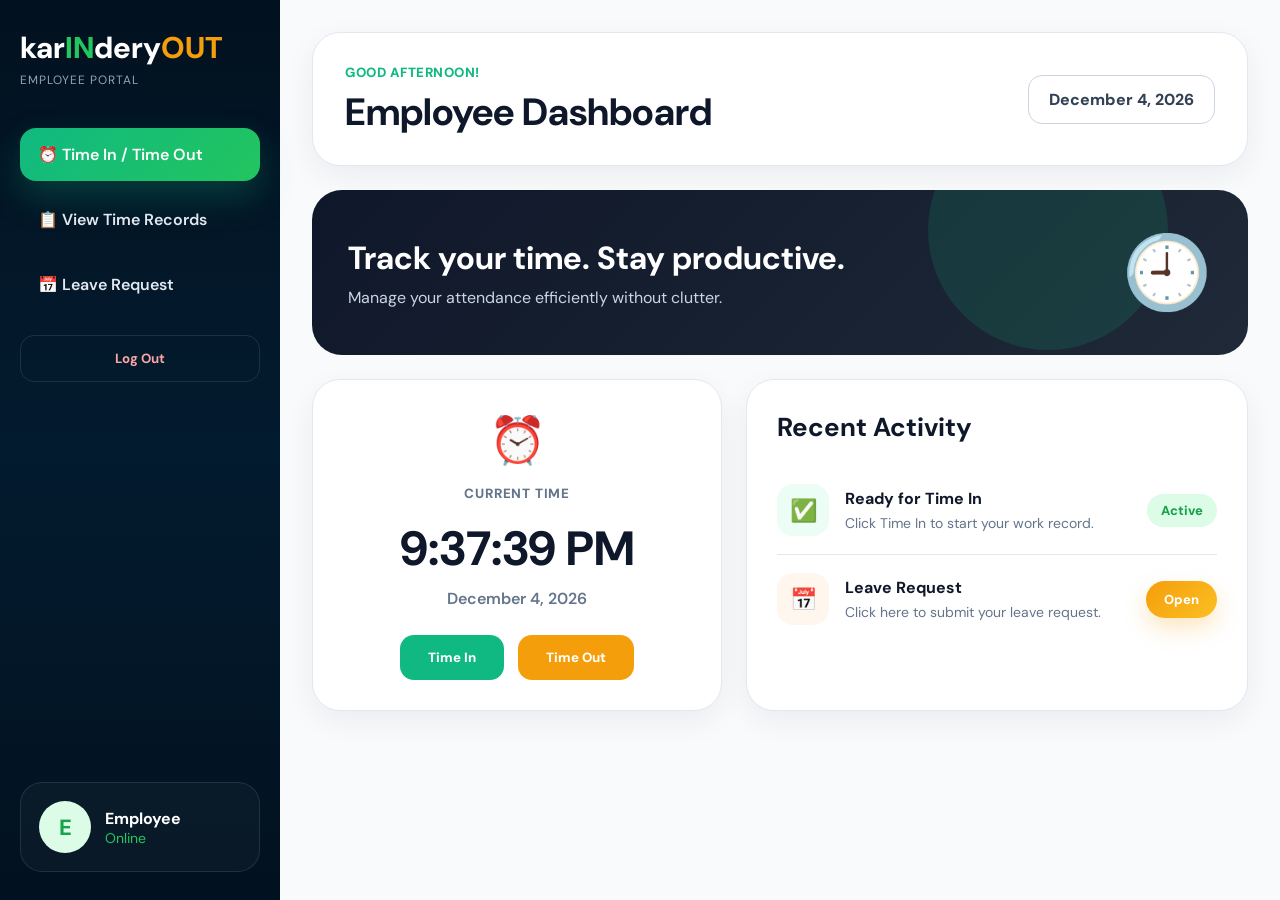
<file: employee.html>
<!DOCTYPE html>
<html lang="en">
<head>
  <meta charset="UTF-8" />
  <meta name="viewport" content="width=device-width, initial-scale=1.0"/>
  <title>Employee Dashboard</title>

  <link href="https://fonts.googleapis.com/css2?family=DM+Sans:wght@400;500;600;700;800&display=swap" rel="stylesheet">
  <link rel="stylesheet" href="employee.css">
</head>

<body>

<div class="dashboard">

  <aside class="sidebar">
    <div>
      <div class="brand">
        <h2>kar<span>IN</span>dery<em>OUT</em></h2>
        <p>EMPLOYEE PORTAL</p>
      </div>

      <nav class="nav-menu">
        <a href="employee.html" class="active">⏰ Time In / Time Out</a>
        <a href="view-records.html">📋 View Time Records</a>
        <a href="leave-request.html">📅 Leave Request</a>
      </nav>

      <button class="logout-btn" onclick="logout()">Log Out</button>
    </div>

    <div class="profile-box">
      <div class="profile-avatar">E</div>
      <div>
        <h4>Employee</h4>
        <p>Online</p>
      </div>
    </div>
  </aside>

  <main class="content">

    <section class="page-header">
      <div>
        <small>GOOD AFTERNOON!</small>
        <h1>Employee Dashboard</h1>
      </div>

      <div class="date-box" id="currentDate">Today</div>
    </section>

    <section class="hero-card">
      <div>
        <h2>Track your time. Stay productive.</h2>
        <p>Manage your attendance efficiently without clutter.</p>
      </div>

      <div class="hero-icon">🕘</div>
    </section>

    <section class="main-grid">

      <div class="time-card">
        <div class="time-icon">⏰</div>
        <small>CURRENT TIME</small>
        <h2 id="clock">--:-- --</h2>
        <p id="dateText">Today</p>

        <div class="btn-row">
          <button class="time-in-btn" onclick="timeIn()">Time In</button>
          <button class="time-out-btn" onclick="timeOut()">Time Out</button>
        </div>
      </div>

      <div class="activity-card">
        <h2>Recent Activity</h2>

        <div class="activity-item">
          <div class="activity-icon green-soft">✅</div>

          <div>
            <h4 id="activityTitle">Ready for Time In</h4>
            <p id="activityText">Click Time In to start your work record.</p>
          </div>

          <span class="status active-status" id="activityStatus">Active</span>
        </div>

        <div class="activity-item">
          <div class="activity-icon orange-soft">📅</div>

          <div>
            <h4>Leave Request</h4>
            <p>Click here to submit your leave request.</p>
          </div>

          <button class="leave-open-button" onclick="goToLeaveRequest()">
            Open
          </button>
        </div>
      </div>

    </section>

  </main>

</div>

<div class="toast" id="toast">Saved</div>

<script>
  let currentRecord = {
    date: "",
    timeIn: "",
    timeOut: "",
    status: ""
  };

  const today = new Date();
  const todayKey = today.toLocaleDateString("en-US");

  document.getElementById("currentDate").textContent =
    today.toLocaleDateString("en-US", {
      month: "long",
      day: "numeric",
      year: "numeric"
    });

  document.getElementById("dateText").textContent =
    today.toLocaleDateString("en-US", {
      month: "long",
      day: "numeric",
      year: "numeric"
    });

  function updateClock() {
    const now = new Date();

    document.getElementById("clock").textContent =
      now.toLocaleTimeString("en-US", {
        hour: "numeric",
        minute: "2-digit",
        second: "2-digit"
      });
  }

  setInterval(updateClock, 1000);
  updateClock();

  function showToast(message) {
    const toast = document.getElementById("toast");
    toast.textContent = message;
    toast.style.display = "block";

    setTimeout(() => {
      toast.style.display = "none";
    }, 2200);
  }

  function getRecords() {
    return JSON.parse(localStorage.getItem("attendanceRecords")) || [];
  }

  function saveRecords(records) {
    localStorage.setItem("attendanceRecords", JSON.stringify(records));
  }

  function updateActivity(title, text, status) {
    document.getElementById("activityTitle").textContent = title;
    document.getElementById("activityText").textContent = text;
    document.getElementById("activityStatus").textContent = status;
  }

  function timeIn() {
    const now = new Date();

    currentRecord = {
      date: todayKey,
      timeIn: now.toLocaleTimeString("en-US", {
        hour: "numeric",
        minute: "2-digit"
      }),
      timeOut: "",
      status: "Timed In"
    };

    updateActivity(
      "Time In Recorded",
      "You timed in at " + currentRecord.timeIn,
      "Timed In"
    );

    showToast("Time In saved successfully.");
  }

  function timeOut() {
    if (currentRecord.timeIn === "") {
      alert("You need to time in first.");
      return;
    }

    const now = new Date();

    currentRecord.timeOut = now.toLocaleTimeString("en-US", {
      hour: "numeric",
      minute: "2-digit"
    });

    currentRecord.status = "Completed";

    const records = getRecords();
    records.push(currentRecord);
    saveRecords(records);

    updateActivity(
      "Attendance Completed",
      "Time In: " + currentRecord.timeIn + " | Time Out: " + currentRecord.timeOut,
      "Completed"
    );

    showToast("Time Out saved successfully.");

    currentRecord = {
      date: "",
      timeIn: "",
      timeOut: "",
      status: ""
    };
  }

  function goToLeaveRequest() {
    window.location.href = "leave-request.html";
  }

  function logout() {
    window.location.href = "index.html";
  }
</script>

</body>
</html>
</file>
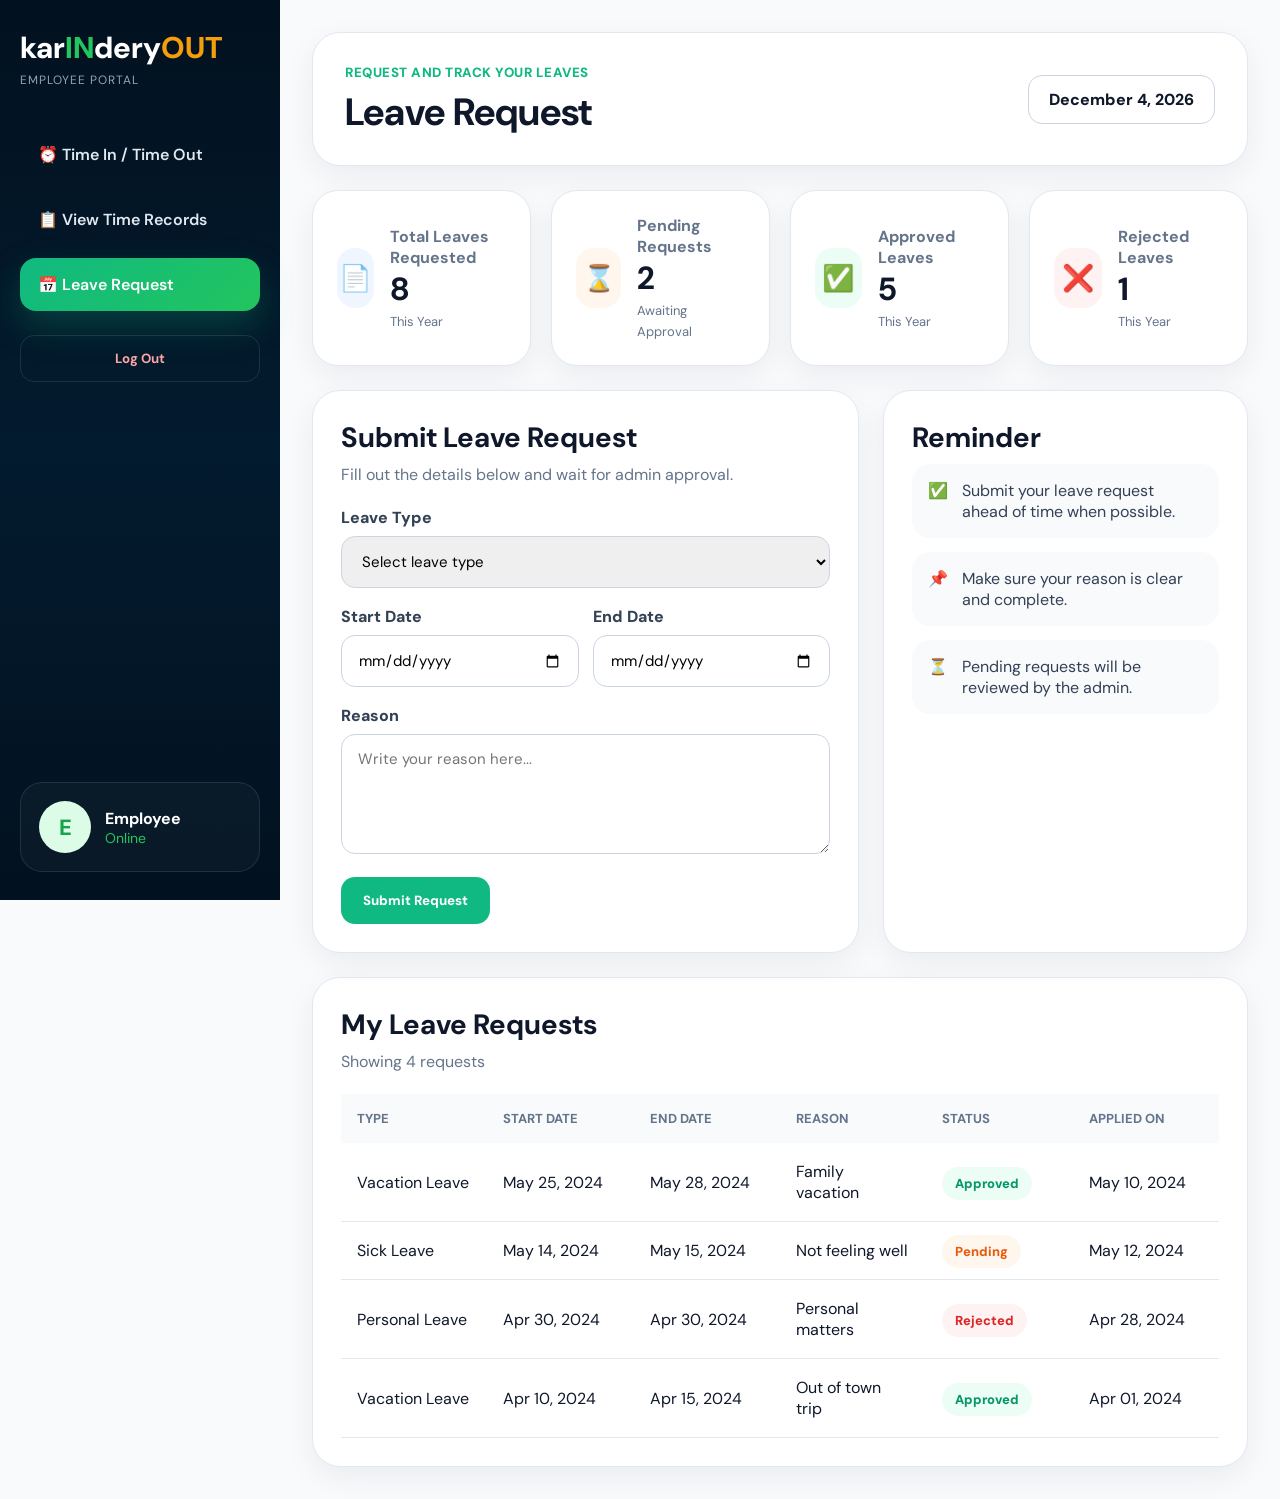
<file: leave-request.html>
<!DOCTYPE html>
<html lang="en">
<head>
  <meta charset="UTF-8" />
  <meta name="viewport" content="width=device-width, initial-scale=1.0"/>
  <title>Leave Request</title>

  <link href="https://fonts.googleapis.com/css2?family=DM+Sans:wght@400;500;600;700;800&display=swap" rel="stylesheet">
  <link rel="stylesheet" href="leave-request.css">
</head>

<body>

<div class="dashboard">

  <aside class="sidebar">
    <div>
      <div class="brand">
        <h2>kar<span>IN</span>dery<em>OUT</em></h2>
        <p>EMPLOYEE PORTAL</p>
      </div>

      <nav class="nav-menu">
        <a href="employee.html">⏰ Time In / Time Out</a>
        <a href="view-records.html">📋 View Time Records</a>
        <a href="leave-request.html" class="active">📅 Leave Request</a>
      </nav>

      <button class="logout-btn" onclick="logout()">Log Out</button>
    </div>

    <div class="profile-box">
      <div class="profile-avatar">E</div>
      <div>
        <h4>Employee</h4>
        <p>Online</p>
      </div>
    </div>
  </aside>

  <main class="content">

    <section class="page-header">
      <div>
        <small>REQUEST AND TRACK YOUR LEAVES</small>
        <h1>Leave Request</h1>
      </div>

      <div class="date-box" id="currentDate">Today</div>
    </section>

    <section class="leave-stats">
      <div class="stat-card">
        <div class="stat-icon blue-soft">📄</div>
        <div>
          <p>Total Leaves Requested</p>
          <h2>8</h2>
          <span>This Year</span>
        </div>
      </div>

      <div class="stat-card">
        <div class="stat-icon orange-soft">⌛</div>
        <div>
          <p>Pending Requests</p>
          <h2>2</h2>
          <span>Awaiting Approval</span>
        </div>
      </div>

      <div class="stat-card">
        <div class="stat-icon green-soft">✅</div>
        <div>
          <p>Approved Leaves</p>
          <h2>5</h2>
          <span>This Year</span>
        </div>
      </div>

      <div class="stat-card">
        <div class="stat-icon red-soft">❌</div>
        <div>
          <p>Rejected Leaves</p>
          <h2>1</h2>
          <span>This Year</span>
        </div>
      </div>
    </section>

    <section class="leave-grid">

      <div class="form-card">
        <h2>Submit Leave Request</h2>
        <p class="form-subtitle">Fill out the details below and wait for admin approval.</p>

        <form onsubmit="submitLeave(event)">
          <div class="form-group">
            <label>Leave Type</label>
            <select id="leaveType" required>
              <option value="">Select leave type</option>
              <option>Vacation Leave</option>
              <option>Sick Leave</option>
              <option>Personal Leave</option>
              <option>Emergency Leave</option>
            </select>
          </div>

          <div class="date-grid">
            <div class="form-group">
              <label>Start Date</label>
              <input type="date" id="startDate" required>
            </div>

            <div class="form-group">
              <label>End Date</label>
              <input type="date" id="endDate" required>
            </div>
          </div>

          <div class="form-group">
            <label>Reason</label>
            <textarea id="reason" placeholder="Write your reason here..." required></textarea>
          </div>

          <button class="submit-btn" type="submit">Submit Request</button>
        </form>
      </div>

      <div class="tips-card">
        <h2>Reminder</h2>

        <div class="tip-item">
          <div>✅</div>
          <p>Submit your leave request ahead of time when possible.</p>
        </div>

        <div class="tip-item">
          <div>📌</div>
          <p>Make sure your reason is clear and complete.</p>
        </div>

        <div class="tip-item">
          <div>⏳</div>
          <p>Pending requests will be reviewed by the admin.</p>
        </div>
      </div>

    </section>

    <section class="table-card">
      <div class="table-header">
        <div>
          <h2>My Leave Requests</h2>
          <p id="showingText">Showing 4 requests</p>
        </div>
      </div>

      <table>
        <thead>
          <tr>
            <th>Type</th>
            <th>Start Date</th>
            <th>End Date</th>
            <th>Reason</th>
            <th>Status</th>
            <th>Applied On</th>
          </tr>
        </thead>

        <tbody id="leaveTable">
          <tr>
            <td>Vacation Leave</td>
            <td>May 25, 2024</td>
            <td>May 28, 2024</td>
            <td>Family vacation</td>
            <td><span class="badge approved">Approved</span></td>
            <td>May 10, 2024</td>
          </tr>

          <tr>
            <td>Sick Leave</td>
            <td>May 14, 2024</td>
            <td>May 15, 2024</td>
            <td>Not feeling well</td>
            <td><span class="badge pending">Pending</span></td>
            <td>May 12, 2024</td>
          </tr>

          <tr>
            <td>Personal Leave</td>
            <td>Apr 30, 2024</td>
            <td>Apr 30, 2024</td>
            <td>Personal matters</td>
            <td><span class="badge rejected">Rejected</span></td>
            <td>Apr 28, 2024</td>
          </tr>

          <tr>
            <td>Vacation Leave</td>
            <td>Apr 10, 2024</td>
            <td>Apr 15, 2024</td>
            <td>Out of town trip</td>
            <td><span class="badge approved">Approved</span></td>
            <td>Apr 01, 2024</td>
          </tr>
        </tbody>
      </table>
    </section>

  </main>

</div>

<script>
  const today = new Date();

  document.getElementById("currentDate").textContent =
    today.toLocaleDateString("en-US", {
      month: "long",
      day: "numeric",
      year: "numeric"
    });

  function submitLeave(event) {
    event.preventDefault();

    const type = document.getElementById("leaveType").value;
    const start = document.getElementById("startDate").value;
    const end = document.getElementById("endDate").value;
    const reason = document.getElementById("reason").value;

    const table = document.getElementById("leaveTable");
    const row = document.createElement("tr");

    row.innerHTML = `
      <td>${type}</td>
      <td>${formatDate(start)}</td>
      <td>${formatDate(end)}</td>
      <td>${reason}</td>
      <td><span class="badge pending">Pending</span></td>
      <td>${formatDate(new Date())}</td>
    `;

    table.prepend(row);

    document.querySelector("form").reset();

    document.getElementById("showingText").textContent =
      `Showing ${table.rows.length} requests`;

    alert("Leave request submitted successfully.");
  }

  function formatDate(dateInput) {
    const date = new Date(dateInput);

    return date.toLocaleDateString("en-US", {
      month: "short",
      day: "numeric",
      year: "numeric"
    });
  }

  function logout() {
    window.location.href = "index.html";
  }
</script>

</body>
</html>
</file>
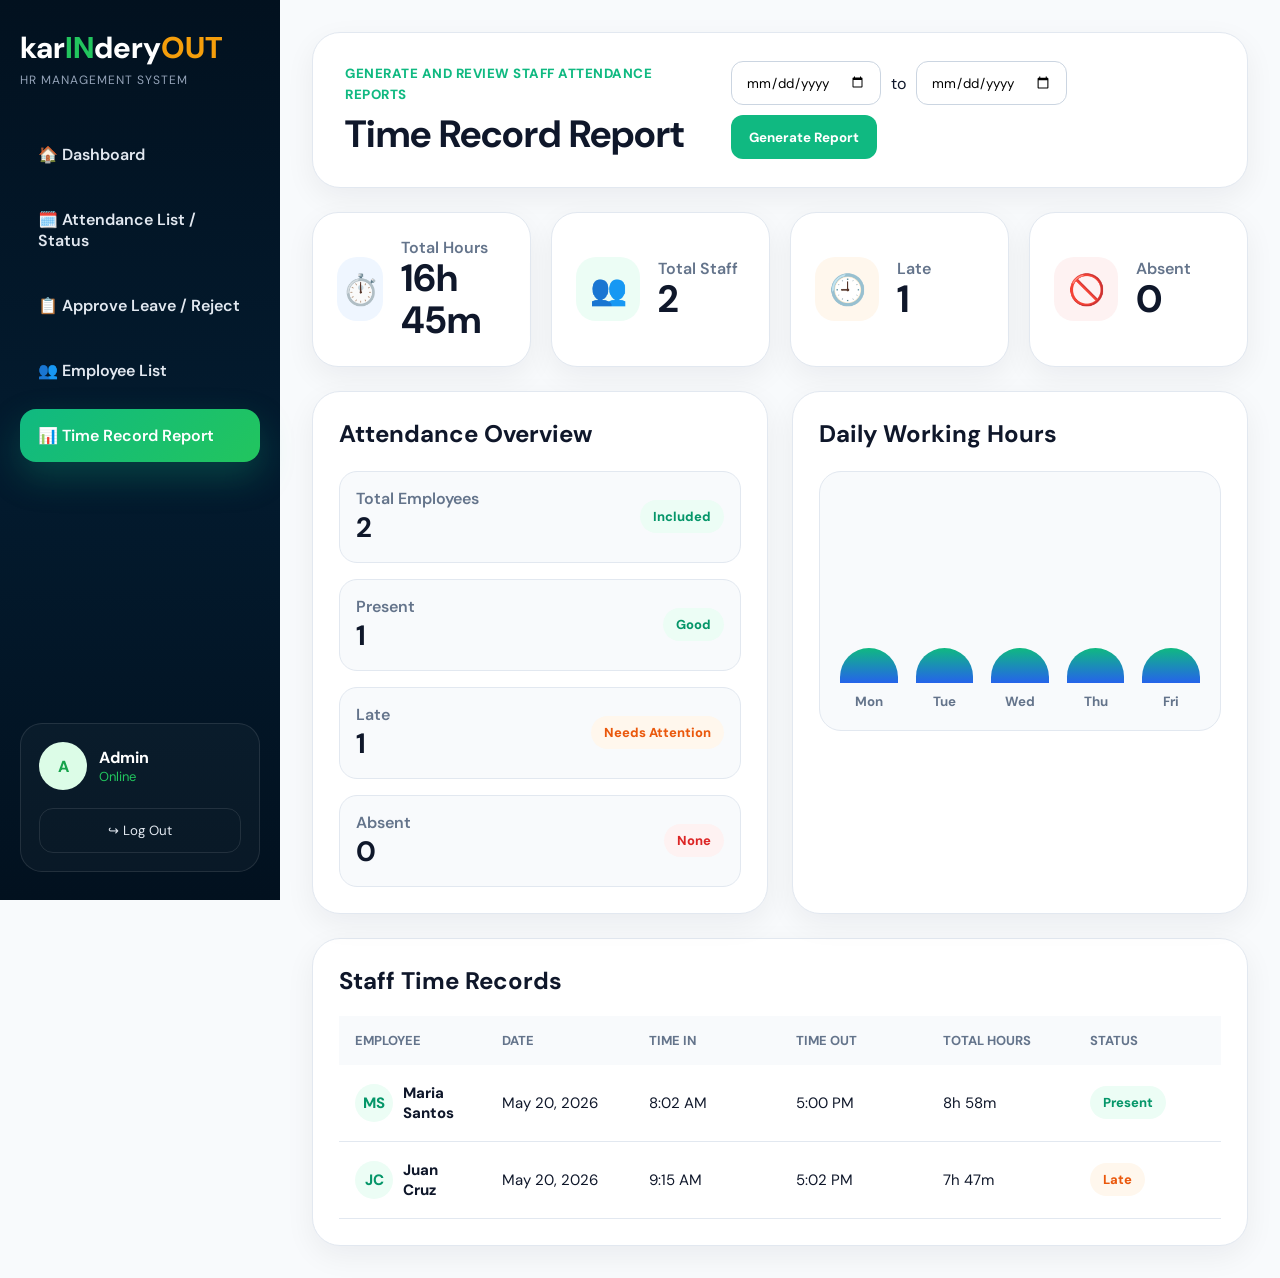
<file: time-record-report.html>
<!DOCTYPE html>
<html lang="en">
<head>
  <meta charset="UTF-8" />
  <meta name="viewport" content="width=device-width, initial-scale=1.0"/>
  <title>Time Record Report</title>

  <link href="https://fonts.googleapis.com/css2?family=DM+Sans:wght@400;500;600;700;800&display=swap" rel="stylesheet">

  <style>
    * {
      margin: 0;
      padding: 0;
      box-sizing: border-box;
      font-family: 'DM Sans', sans-serif;
    }

    body {
      background: #f8fafc;
      color: #0f172a;
    }

    .dashboard {
      display: flex;
      min-height: 100vh;
    }

    .sidebar {
      width: 280px;
      background: linear-gradient(180deg, #02111f, #031b2f, #02111f);
      padding: 28px 20px;
      height: 100vh;
      position: sticky;
      top: 0;
      display: flex;
      flex-direction: column;
      justify-content: space-between;
    }

    .brand h2 {
      color: white;
      font-size: 30px;
      font-weight: 800;
    }

    .brand span { color: #22c55e; }
    .brand em { color: #f59e0b; font-style: normal; }

    .brand p {
      color: #94a3b8;
      font-size: 12px;
      letter-spacing: 1px;
      margin-top: 5px;
    }

    .nav-menu {
      display: flex;
      flex-direction: column;
      gap: 12px;
      margin-top: 40px;
    }

    .nav-menu a {
      color: #e2e8f0;
      text-decoration: none;
      padding: 16px 18px;
      border-radius: 16px;
      font-weight: 600;
      transition: 0.25s;
    }

    .nav-menu a:hover {
      background: rgba(255,255,255,0.08);
    }

    .nav-menu a.active {
      background: linear-gradient(135deg, #10b981, #22c55e);
      color: white;
      box-shadow: 0 15px 35px rgba(16,185,129,0.25);
    }

    .admin-box {
      border: 1px solid rgba(255,255,255,0.1);
      border-radius: 22px;
      padding: 18px;
      background: rgba(255,255,255,0.03);
    }

    .admin-info {
      display: flex;
      align-items: center;
      gap: 12px;
      margin-bottom: 18px;
    }

    .admin-avatar {
      width: 48px;
      height: 48px;
      border-radius: 50%;
      background: #dcfce7;
      color: #16a34a;
      display: flex;
      align-items: center;
      justify-content: center;
      font-weight: 800;
    }

    .admin-info h4 { color: white; }
    .admin-info p { color: #22c55e; font-size: 13px; }

    .logout-btn {
      width: 100%;
      padding: 13px;
      border-radius: 14px;
      border: 1px solid rgba(255,255,255,0.1);
      background: transparent;
      color: #e2e8f0;
      cursor: pointer;
    }

    .logout-btn:hover {
      background: #ef4444;
      border-color: #ef4444;
    }

    .content {
      flex: 1;
      padding: 32px;
    }

    .page-header {
      background: white;
      border: 1px solid #e2e8f0;
      border-radius: 28px;
      padding: 28px 32px;
      margin-bottom: 24px;
      box-shadow: 0 10px 30px rgba(15,23,42,0.06);
      display: flex;
      justify-content: space-between;
      align-items: center;
      gap: 20px;
    }

    .page-header small {
      color: #10b981;
      font-weight: 800;
      letter-spacing: 0.5px;
    }

    .page-header h1 {
      font-size: 38px;
      margin-top: 5px;
    }

    .filters {
      display: flex;
      gap: 10px;
      flex-wrap: wrap;
      align-items: center;
    }

    .filters input {
      height: 44px;
      padding: 0 14px;
      border-radius: 12px;
      border: 1px solid #cbd5e1;
      outline: none;
      background: white;
    }

    .generate-btn {
      height: 44px;
      border: none;
      background: #10b981;
      color: white;
      padding: 0 18px;
      border-radius: 12px;
      font-weight: 800;
      cursor: pointer;
    }

    .generate-btn:hover {
      background: #059669;
    }

    .summary {
      display: grid;
      grid-template-columns: repeat(4, 1fr);
      gap: 20px;
      margin-bottom: 24px;
    }

    .card {
      background: white;
      border: 1px solid #e2e8f0;
      border-radius: 26px;
      padding: 24px;
      box-shadow: 0 10px 30px rgba(15,23,42,0.06);
      display: flex;
      align-items: center;
      gap: 18px;
    }

    .card-icon {
      width: 64px;
      height: 64px;
      border-radius: 20px;
      display: flex;
      align-items: center;
      justify-content: center;
      font-size: 30px;
    }

    .soft-green { background: #ecfdf5; color: #10b981; }
    .soft-orange { background: #fff7ed; color: #f59e0b; }
    .soft-blue { background: #eff6ff; color: #2563eb; }
    .soft-red { background: #fef2f2; color: #ef4444; }

    .card p {
      color: #64748b;
      font-weight: 600;
    }

    .card h2 {
      font-size: 38px;
      line-height: 1.1;
    }

    .report-grid {
      display: grid;
      grid-template-columns: 1fr 1fr;
      gap: 24px;
      margin-bottom: 24px;
    }

    .panel {
      background: white;
      border-radius: 28px;
      padding: 26px;
      border: 1px solid #e2e8f0;
      box-shadow: 0 10px 30px rgba(15,23,42,0.06);
    }

    .panel-header {
      display: flex;
      justify-content: space-between;
      align-items: center;
      margin-bottom: 22px;
    }

    .panel-header h2 {
      font-size: 24px;
    }

    .status-list {
      display: grid;
      gap: 16px;
    }

    .status-item {
      display: flex;
      justify-content: space-between;
      align-items: center;
      padding: 16px;
      border-radius: 18px;
      background: #f8fafc;
      border: 1px solid #e2e8f0;
    }

    .status-item strong {
      font-size: 28px;
    }

    .status-item p {
      color: #64748b;
      font-weight: 600;
    }

    .bar-chart {
      height: 260px;
      display: flex;
      align-items: end;
      gap: 18px;
      padding: 20px;
      background: #f8fafc;
      border-radius: 22px;
      border: 1px solid #e2e8f0;
    }

    .bar {
      flex: 1;
      display: flex;
      flex-direction: column;
      align-items: center;
      gap: 10px;
    }

    .bar span {
      width: 100%;
      border-radius: 999px 999px 8px 8px;
      background: linear-gradient(180deg, #10b981, #2563eb);
      min-height: 35px;
    }

    .bar small {
      color: #64748b;
      font-weight: 700;
    }

    .table-card {
      background: white;
      border-radius: 28px;
      padding: 26px;
      border: 1px solid #e2e8f0;
      box-shadow: 0 10px 30px rgba(15,23,42,0.06);
      overflow-x: auto;
    }

    .table-card h2 {
      font-size: 24px;
      margin-bottom: 20px;
    }

    table {
      width: 100%;
      border-collapse: collapse;
      table-layout: fixed;
    }

    th {
      text-align: left;
      padding: 16px;
      color: #64748b;
      font-size: 13px;
      text-transform: uppercase;
      background: #f8fafc;
    }

    td {
      padding: 18px 16px;
      border-bottom: 1px solid #e2e8f0;
      font-size: 15px;
      vertical-align: middle;
    }

    tr:hover td {
      background: #f8fafc;
    }

    .employee {
      display: flex;
      align-items: center;
      gap: 10px;
      font-weight: 800;
    }

    .avatar {
      width: 38px;
      height: 38px;
      border-radius: 50%;
      background: #ecfdf5;
      color: #059669;
      display: flex;
      align-items: center;
      justify-content: center;
      font-weight: 800;
      flex-shrink: 0;
    }

    .badge {
      padding: 8px 13px;
      border-radius: 999px;
      font-weight: 800;
      font-size: 13px;
      display: inline-block;
    }

    .present { background: #ecfdf5; color: #059669; }
    .late { background: #fff7ed; color: #ea580c; }
    .absent { background: #fef2f2; color: #dc2626; }

    @media(max-width: 1100px) {
      .summary,
      .report-grid {
        grid-template-columns: repeat(2, 1fr);
      }

      .page-header {
        flex-direction: column;
        align-items: flex-start;
      }
    }

    @media(max-width: 850px) {
      .dashboard {
        flex-direction: column;
      }

      .sidebar {
        width: 100%;
        height: auto;
        position: relative;
      }

      table {
        min-width: 850px;
      }
    }

    @media(max-width: 600px) {
      .summary,
      .report-grid {
        grid-template-columns: 1fr;
      }
    }
  </style>
</head>

<body>

<div class="dashboard">

  <aside class="sidebar">
    <div>
      <div class="brand">
        <h2>kar<span>IN</span>dery<em>OUT</em></h2>
        <p>HR MANAGEMENT SYSTEM</p>
      </div>

      <nav class="nav-menu">
        <a href="admin.html">🏠 Dashboard</a>
        <a href="attendance-status.html">🗓️ Attendance List / Status</a>
        <a href="approve-leave.html">📋 Approve Leave / Reject</a>
        <a href="employee-list.html">👥 Employee List</a>
        <a href="time-record-report.html" class="active">📊 Time Record Report</a>
      </nav>
    </div>

    <div class="admin-box">
      <div class="admin-info">
        <div class="admin-avatar">A</div>
        <div>
          <h4>Admin</h4>
          <p>Online</p>
        </div>
      </div>

      <button class="logout-btn" onclick="logout()">↪ Log Out</button>
    </div>
  </aside>

  <main class="content">

    <section class="page-header">
      <div>
        <small>GENERATE AND REVIEW STAFF ATTENDANCE REPORTS</small>
        <h1>Time Record Report</h1>
      </div>

      <div class="filters">
        <input type="date" id="startDate">
        <span>to</span>
        <input type="date" id="endDate">
        <button class="generate-btn" onclick="generateReport()">Generate Report</button>
      </div>
    </section>

    <section class="summary">
      <div class="card">
        <div class="card-icon soft-blue">⏱️</div>
        <div>
          <p>Total Hours</p>
          <h2>16h 45m</h2>
        </div>
      </div>

      <div class="card">
        <div class="card-icon soft-green">👥</div>
        <div>
          <p>Total Staff</p>
          <h2>2</h2>
        </div>
      </div>

      <div class="card">
        <div class="card-icon soft-orange">🕘</div>
        <div>
          <p>Late</p>
          <h2>1</h2>
        </div>
      </div>

      <div class="card">
        <div class="card-icon soft-red">🚫</div>
        <div>
          <p>Absent</p>
          <h2>0</h2>
        </div>
      </div>
    </section>

    <section class="report-grid">
      <div class="panel">
        <div class="panel-header">
          <h2>Attendance Overview</h2>
        </div>

        <div class="status-list">
          <div class="status-item">
            <div>
              <p>Total Employees</p>
              <strong>2</strong>
            </div>
            <span class="badge present">Included</span>
          </div>

          <div class="status-item">
            <div>
              <p>Present</p>
              <strong>1</strong>
            </div>
            <span class="badge present">Good</span>
          </div>

          <div class="status-item">
            <div>
              <p>Late</p>
              <strong>1</strong>
            </div>
            <span class="badge late">Needs Attention</span>
          </div>

          <div class="status-item">
            <div>
              <p>Absent</p>
              <strong>0</strong>
            </div>
            <span class="badge absent">None</span>
          </div>
        </div>
      </div>

      <div class="panel">
        <div class="panel-header">
          <h2>Daily Working Hours</h2>
        </div>

        <div class="bar-chart">
          <div class="bar"><span style="height:80%;"></span><small>Mon</small></div>
          <div class="bar"><span style="height:65%;"></span><small>Tue</small></div>
          <div class="bar"><span style="height:50%;"></span><small>Wed</small></div>
          <div class="bar"><span style="height:35%;"></span><small>Thu</small></div>
          <div class="bar"><span style="height:70%;"></span><small>Fri</small></div>
        </div>
      </div>
    </section>

    <section class="table-card">
      <h2>Staff Time Records</h2>

      <table>
        <thead>
          <tr>
            <th>Employee</th>
            <th>Date</th>
            <th>Time In</th>
            <th>Time Out</th>
            <th>Total Hours</th>
            <th>Status</th>
          </tr>
        </thead>

        <tbody>
          <tr>
            <td><div class="employee"><div class="avatar">MS</div>Maria Santos</div></td>
            <td>May 20, 2026</td>
            <td>8:02 AM</td>
            <td>5:00 PM</td>
            <td>8h 58m</td>
            <td><span class="badge present">Present</span></td>
          </tr>

          <tr>
            <td><div class="employee"><div class="avatar">JC</div>Juan Cruz</div></td>
            <td>May 20, 2026</td>
            <td>9:15 AM</td>
            <td>5:02 PM</td>
            <td>7h 47m</td>
            <td><span class="badge late">Late</span></td>
          </tr>
        </tbody>
      </table>
    </section>

  </main>

</div>

<script>
  function generateReport() {
    alert("Report generated successfully.");
  }

  function logout() {
    window.location.href = "index.html";
  }
</script>

</body>
</html>
</file>
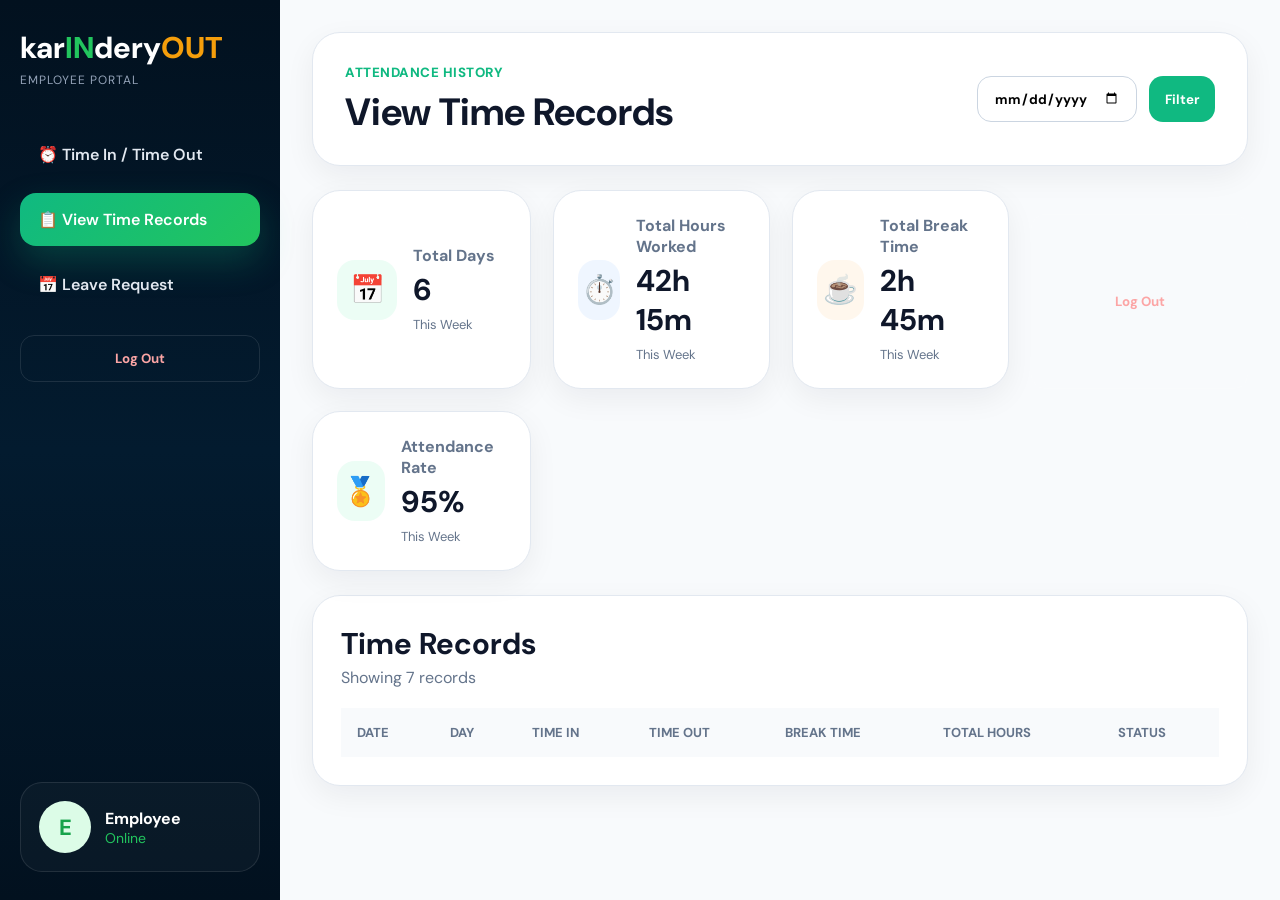
<file: view-records.html>
<!DOCTYPE html>
<html lang="en">
<head>
  <meta charset="UTF-8" />
  <meta name="viewport" content="width=device-width, initial-scale=1.0"/>
  <title>View Time Records</title>

  <link href="https://fonts.googleapis.com/css2?family=DM+Sans:wght@400;500;600;700;800&display=swap" rel="stylesheet">
  <link rel="stylesheet" href="view-records.css">
</head>

<body>

<div class="dashboard">

  <aside class="sidebar">
    <div>
      <div class="brand">
        <h2>kar<span>IN</span>dery<em>OUT</em></h2>
        <p>EMPLOYEE PORTAL</p>
      </div>

      <nav class="nav-menu">
        <a href="employee.html">⏰ Time In / Time Out</a>
        <a href="view-records.html" class="active">📋 View Time Records</a>
        <a href="leave-request.html">📅 Leave Request</a>
      </nav>

      <button class="logout-btn" onclick="logout()">Log Out</button>
    </div>

    <div class="profile-box">
      <div class="profile-avatar">E</div>
      <div>
        <h4>Employee</h4>
        <p>Online</p>
      </div>
    </div>
  </aside>

  <main class="content">

    <section class="page-header">
      <div>
        <small>ATTENDANCE HISTORY</small>
        <h1>View Time Records</h1>
      </div>

      <div class="record-filter">
        <input type="date" id="dateFilter">
        <button onclick="filterRecords()">Filter</button>
      </div>
    </section>

    <section class="record-stats">

      <div class="record-card">
        <div class="record-icon green-soft">📅</div>
        <div>
          <p>Total Days</p>
          <h2>6</h2>
          <span>This Week</span>
        </div>
      </div>

      <div class="record-card">
        <div class="record-icon blue-soft">⏱️</div>
        <div>
          <p>Total Hours Worked</p>
          <h2>42h 15m</h2>
          <span>This Week</span>
        </div>
      </div>

      <div class="record-card">
        <div class="record-icon orange-soft">☕</div>
        <div>
          <p>Total Break Time</p>
          <h2>2h 45m</h2>
          <span>This Week</span>
        </div>
      </div>
      <button class="logout-btn" onclick="logout()">Log Out</button>

      <div class="record-card">
        <div class="record-icon green-soft">🏅</div>
        <div>
          <p>Attendance Rate</p>
          <h2>95%</h2>
          <span>This Week</span>
        </div>
      </div>

    </section>
    

    <section class="records-table-card">

      <div class="records-header">
        <div>
          <h2>Time Records</h2>
          <p id="showingText">Showing 7 records</p>
        </div>
      </div>

      <table>

        <thead>
          <tr>
            <th>Date</th>
            <th>Day</th>
            <th>Time In</th>
            <th>Time Out</th>
            <th>Break Time</th>
            <th>Total Hours</th>
            <th>Status</th>
          </tr>
        </thead>

        <tbody id="recordsTable">

          <tr data
</file>
<file: premium-polish.css>
:root{
  --page-glow-1: rgba(34,197,94,.16);
  --page-glow-2: rgba(249,115,22,.14);
  --glass: rgba(255,255,255,.72);
  --glass-strong: rgba(255,255,255,.92);
}

html{ scroll-behavior:smooth; }
body{
  background:
    radial-gradient(circle at 8% 8%, var(--page-glow-1), transparent 28%),
    radial-gradient(circle at 92% 16%, var(--page-glow-2), transparent 30%),
    linear-gradient(135deg,#fffaf1 0%,#fff7ed 43%,#f5fff8 100%) !important;
}

body::before{
  content:"";
  position:fixed;
  inset:0;
  pointer-events:none;
  opacity:.32;
  background-image:
    linear-gradient(rgba(26,18,9,.035) 1px, transparent 1px),
    linear-gradient(90deg,rgba(26,18,9,.035) 1px, transparent 1px);
  background-size:38px 38px;
  mask-image:linear-gradient(to bottom, black, transparent 80%);
}

.dashboard{ position:relative; }
.sidebar{
  background:linear-gradient(180deg,rgba(255,255,255,.96),rgba(255,250,241,.9)) !important;
  backdrop-filter:blur(22px);
  box-shadow:18px 0 45px rgba(26,18,9,.07);
}

.logo{
  position:relative;
  display:inline-flex;
  align-items:center;
  gap:1px;
}
.logo::after{
  content:"";
  width:9px;
  height:9px;
  border-radius:50%;
  background:var(--orange);
  margin-left:6px;
  box-shadow:0 0 0 6px rgba(249,115,22,.12);
}

.sidebar a{
  position:relative;
  overflow:hidden;
}
.sidebar a::before{
  content:"";
  position:absolute;
  left:0;
  top:50%;
  width:4px;
  height:0;
  border-radius:999px;
  background:linear-gradient(var(--green-mid),var(--orange));
  transform:translateY(-50%);
  transition:.25s ease;
}
.sidebar a:hover::before,
.sidebar a.active::before{ height:62%; }
.sidebar a:hover{ transform:translateX(4px); }
.sidebar a.active{
  background:linear-gradient(135deg,#172414,#244a26) !important;
  box-shadow:0 14px 32px rgba(26,18,9,.18);
}

.content{
  background:transparent !important;
}
.top-row{
  padding:22px 24px;
  border:1px solid rgba(232,223,208,.76);
  border-radius:28px;
  background:var(--glass);
  backdrop-filter:blur(18px);
  box-shadow:0 16px 42px rgba(26,18,9,.07);
}
.greeting{
  font-weight:700;
  letter-spacing:.02em;
  text-transform:uppercase;
  font-size:12px !important;
  color:var(--green) !important;
}
h1{
  letter-spacing:-.04em;
  line-height:1.02;
}
.date-box,
.record-actions button,
.report-actions button,
.add-btn,
.export-btn,
.small-filter,
.filter-row button,
.employee-filters button,
.leave-tabs button{
  border:1px solid rgba(232,223,208,.9) !important;
  background:rgba(255,255,255,.82) !important;
  box-shadow:0 8px 20px rgba(26,18,9,.06);
}

.stat-card,
.leave-stat,
.record-stat,
.overview-card,
.leave-card,
.attendance-card,
.employee-card,
.records-card,
.leave-form-card,
.leave-table-card,
.report-card,
.quick-card,
.feature-box{
  position:relative;
  overflow:hidden;
  background:var(--glass-strong) !important;
  border:1px solid rgba(232,223,208,.82) !important;
  box-shadow:0 18px 48px rgba(26,18,9,.08) !important;
  transition:transform .22s ease, box-shadow .22s ease, border-color .22s ease;
}
.stat-card::after,
.leave-stat::after,
.record-stat::after,
.quick-card::after,
.overview-card::after,
.leave-card::after,
.attendance-card::after,
.employee-card::after,
.records-card::after,
.leave-form-card::after,
.leave-table-card::after,
.report-card::after{
  content:"";
  position:absolute;
  inset:0 0 auto 0;
  height:5px;
  background:linear-gradient(90deg,var(--green-mid),#f59e0b,var(--orange));
  opacity:.82;
}
.stat-card:hover,
.leave-stat:hover,
.record-stat:hover,
.quick-card:hover,
.overview-card:hover,
.leave-card:hover,
.attendance-card:hover,
.employee-card:hover,
.records-card:hover,
.leave-form-card:hover,
.leave-table-card:hover,
.report-card:hover{
  transform:translateY(-5px);
  box-shadow:0 24px 58px rgba(26,18,9,.12) !important;
  border-color:rgba(249,115,22,.24) !important;
}

.stat-icon,.leave-icon,.avatar,.icon{
  box-shadow:inset 0 1px 0 rgba(255,255,255,.8), 0 12px 24px rgba(26,18,9,.08);
}

.card-header h2,
.quick-actions h2,
.records-header h2,
.employee-card h2,
.attendance-card h2{
  letter-spacing:-.025em;
}

table{
  border-collapse:separate !important;
  border-spacing:0 10px !important;
}
thead th{
  background:transparent !important;
  color:var(--muted) !important;
  font-size:12px !important;
  text-transform:uppercase;
  letter-spacing:.08em;
}
tbody tr{
  background:rgba(255,255,255,.74);
  box-shadow:0 7px 18px rgba(26,18,9,.045);
  transition:.2s ease;
}
tbody tr:hover{
  transform:scale(1.006);
  box-shadow:0 12px 28px rgba(26,18,9,.08);
}
tbody td:first-child{ border-radius:16px 0 0 16px; }
tbody td:last-child{ border-radius:0 16px 16px 0; }

.status-approved,.status-present,
.status-pending,.status-rejected,.status-absent{
  border-radius:999px !important;
  padding:7px 12px !important;
  font-weight:800 !important;
  letter-spacing:.02em;
}
button, a, input, select, textarea{ outline-color:rgba(22,163,74,.35); }
button, .quick-card, .primary-btn, .secondary-btn, .employee-btn, .admin-btn{ transition:.22s ease !important; }
button:hover, .primary-btn:hover, .secondary-btn:hover, .employee-btn:hover, .admin-btn:hover{
  transform:translateY(-2px);
}
input, select, textarea{
  background:rgba(255,255,255,.86) !important;
  border:1px solid rgba(232,223,208,.9) !important;
  border-radius:16px !important;
  transition:border-color .2s ease, box-shadow .2s ease;
}
input:focus, select:focus, textarea:focus{
  border-color:rgba(22,163,74,.55) !important;
  box-shadow:0 0 0 5px rgba(22,163,74,.1) !important;
}

.modal,.logout-modal{ backdrop-filter:blur(14px); }
.modal-box,.logout-box,.modern-login{
  box-shadow:0 30px 90px rgba(26,18,9,.22) !important;
}

@keyframes softRise{ from{ opacity:0; transform:translateY(14px); } to{ opacity:1; transform:translateY(0); } }
.content > *{ animation:softRise .48s ease both; }
.content > *:nth-child(2){ animation-delay:.06s; }
.content > *:nth-child(3){ animation-delay:.12s; }
.content > *:nth-child(4){ animation-delay:.18s; }

.navbar{
  backdrop-filter:blur(20px);
  background:rgba(255,255,255,.68) !important;
}
.hero{
  position:relative;
  overflow:hidden;
}
.hero::before{
  content:"";
  position:absolute;
  width:300px;
  height:300px;
  right:8%;
  top:14%;
  background:radial-gradient(circle,rgba(34,197,94,.18),transparent 68%);
  border-radius:50%;
}
.badge{
  box-shadow:0 10px 26px rgba(26,18,9,.07);
}

@media (max-width:900px){
  body{ overflow:auto !important; }
  .dashboard{ flex-direction:column; height:auto; overflow:visible; }
  .sidebar{ width:100% !important; height:auto !important; position:relative !important; padding:22px !important; }
  .content{ height:auto !important; overflow:visible !important; padding:22px !important; }
  .top-row{ flex-direction:column; gap:16px; }
}

:root {
  --green: #10b981;
  --green-light: #34d399;
  --green-soft: #d1fae5;
  --green-mid: #059669;

  --orange: #f59e0b;
  --orange-light: #fbbf24;
  --orange-soft: #fef3c7;

  --blue: #2563eb;
  --blue-soft: #dbeafe;

  --red: #ef4444;
  --red-soft: #fee2e2;

  --purple: #8b5cf6;
  --purple-soft: #ede9fe;

  --cream: #f1f5f9;
  --ink: #0f172a;
  --ink-mid: #334155;
  --muted: #64748b;
  --muted-light: #94a3b8;
  --border: #e2e8f0;

  --sidebar-bg: #0f172a;
  --content-bg: #f1f5f9;
  --card-bg: #ffffff;

  --shadow-sm: 0 2px 10px rgba(15,23,42,0.06);
  --shadow-md: 0 12px 32px rgba(15,23,42,0.10);
  --shadow-lg: 0 24px 60px rgba(15,23,42,0.18);
}

.sidebar {
  background: linear-gradient(180deg, #0f172a 0%, #111827 100%) !important;
  border-right: 1px solid rgba(255,255,255,0.08) !important;
}

.logo {
  color: white !important;
}

.sidebar a {
  color: #cbd5e1 !important;
}

.sidebar a:hover {
  background: rgba(255,255,255,0.08) !important;
  color: white !important;
  transform: translateX(3px);
}

.sidebar a.active {
  background: linear-gradient(135deg, #10b981, #059669) !important;
  color: white !important;
  box-shadow: 0 10px 25px rgba(16,185,129,0.25) !important;
}

.content {
  background: #f1f5f9 !important;
}

.stat-card {
  background: white !important;
  border-radius: 22px !important;
  padding: 24px !important;
  border: 1px solid #e2e8f0 !important;
  box-shadow: 0 2px 10px rgba(15,23,42,0.06) !important;
  transition: 0.25s ease !important;
  position: relative !important;
  overflow: hidden !important;
}

.stat-card::before {
  content: "";
  position: absolute;
  width: 100%;
  height: 5px;
  top: 0;
  left: 0;
  background: linear-gradient(90deg, #10b981, #2563eb);
}

.stat-card:hover {
  transform: translateY(-5px) !important;
  box-shadow: 0 12px 32px rgba(15,23,42,0.10) !important;
}

.profile-box {
  background: rgba(255,255,255,0.08) !important;
  border: 1px solid rgba(255,255,255,0.1) !important;
}

.profile-box h4 {
  color: white !important;
}

.profile-box p {
  color: #34d399 !important;
}

.logout-btn {
  color: #fca5a5 !important;
  border-color: rgba(248,113,113,0.25) !important;
}

.logout-btn:hover {
  background: rgba(239,68,68,0.12) !important;
  border-color: #ef4444 !important;
}
</file>
<file: homepage.css>
@import url('https://fonts.googleapis.com/css2?family=DM+Serif+Display:ital@0;1&family=DM+Sans:ital,opsz,wght@0,9..40,300;0,9..40,400;0,9..40,500;0,9..40,600;0,9..40,700;1,9..40,400&display=swap');

:root {
  --green: #1a7a4a;
  --green-light: #22c55e;
  --green-soft: #dcfce7;
  --green-mid: #16a34a;
  --orange: #ea580c;
  --orange-light: #f97316;
  --orange-soft: #ffedd5;
  --cream: #fdf8f0;
  --ink: #1a1209;
  --ink-mid: #3d2e1a;
  --muted: #7a6a55;
  --border: #e8dfd0;
  --white: #ffffff;
  --shadow-sm: 0 2px 12px rgba(26,18,9,0.07);
  --shadow-md: 0 8px 32px rgba(26,18,9,0.10);
  --shadow-lg: 0 20px 60px rgba(26,18,9,0.14);
  --radius-sm: 12px;
  --radius-md: 20px;
  --radius-lg: 32px;
}

* {
  margin: 0;
  padding: 0;
  box-sizing: border-box;
  font-family: 'DM Sans', sans-serif;
}

body {
  background: var(--cream);
  color: var(--ink);
  overflow-x: hidden;
}

/* ===== NAVBAR ===== */

.navbar {
  height: 80px;
  display: flex;
  justify-content: space-between;
  align-items: center;
  padding: 0 56px;
  background: rgba(253,248,240,0.88);
  backdrop-filter: blur(20px);
  -webkit-backdrop-filter: blur(20px);
  position: sticky;
  top: 0;
  z-index: 100;
  border-bottom: 1px solid var(--border);
}

.navbar h1 {
  font-family: 'DM Serif Display', serif;
  font-size: 36px;
  font-weight: 400;
  letter-spacing: -0.5px;
  color: var(--ink);
}

.green { color: var(--green-mid); }
.orange { color: var(--orange); }

.navbar button {
  border: none;
  background: var(--ink);
  color: var(--cream);
  padding: 13px 28px;
  border-radius: var(--radius-sm);
  font-size: 15px;
  font-weight: 600;
  cursor: pointer;
  letter-spacing: 0.2px;
  transition: background 0.2s, transform 0.15s;
}

.navbar button:hover {
  background: var(--green);
  transform: translateY(-1px);
}

/* ===== HERO ===== */

.hero {
  min-height: 680px;
  display: grid;
  grid-template-columns: 1fr 1fr;
  align-items: center;
  padding: 60px 56px 50px;
  position: relative;
  overflow: hidden;
}

.hero::before {
  content: "";
  position: absolute;
  inset: 0;
  background:
    radial-gradient(ellipse 60% 70% at 15% 100%, rgba(22,163,74,0.13), transparent),
    radial-gradient(ellipse 50% 60% at 90% 0%, rgba(234,88,12,0.12), transparent),
    var(--cream);
  z-index: 0;
}

/* Decorative organic blobs */
.hero::after {
  content: "";
  position: absolute;
  width: 420px;
  height: 420px;
  right: 44%;
  top: 50%;
  transform: translate(50%, -50%);
  background: radial-gradient(circle, rgba(22,163,74,0.06) 0%, transparent 70%);
  z-index: 0;
  pointer-events: none;
}

.logo-side {
  position: relative;
  z-index: 2;
  display: flex;
  align-items: center;
  justify-content: center;
  padding: 20px;
}

.logo-side::before {
  content: "";
  position: absolute;
  width: 90%;
  height: 90%;
  border-radius: 50%;
  background: radial-gradient(circle, rgba(220,252,231,0.6) 0%, transparent 70%);
  z-index: 0;
}

.logo-side img {
  width: 580px;
  max-width: 100%;
  position: relative;
  z-index: 1;
  filter: drop-shadow(0 30px 50px rgba(26,18,9,0.16));
  animation: floatLogo 5s ease-in-out infinite;
}

@keyframes floatLogo {
  0%, 100% { transform: translateY(0px); }
  50% { transform: translateY(-12px); }
}

.hero-text {
  position: relative;
  z-index: 3;
  padding-left: 20px;
}

.badge {
  display: inline-flex;
  align-items: center;
  gap: 8px;
  background: var(--white);
  color: var(--green);
  border: 1px solid var(--green-soft);
  padding: 8px 18px;
  border-radius: 999px;
  font-size: 13px;
  font-weight: 600;
  letter-spacing: 0.5px;
  margin-bottom: 30px;
  box-shadow: var(--shadow-sm);
}

.badge::before {
  content: "✦";
  color: var(--orange);
  font-size: 11px;
}

.hero-text h2 {
  font-family: 'DM Serif Display', serif;
  font-size: 64px;
  line-height: 1.12;
  font-weight: 400;
  letter-spacing: -1.5px;
  margin-bottom: 28px;
  color: var(--ink);
}

.hero-text h2 .green { color: var(--green); }
.hero-text h2 .orange { color: var(--orange); }

.hero-text p {
  max-width: 540px;
  font-size: 17px;
  line-height: 1.85;
  color: var(--muted);
  margin-bottom: 38px;
  font-weight: 400;
}

.hero-buttons {
  display: flex;
  gap: 16px;
  align-items: center;
}

.primary-btn,
.secondary-btn {
  border: none;
  padding: 16px 32px;
  border-radius: var(--radius-sm);
  font-size: 15px;
  font-weight: 600;
  cursor: pointer;
  transition: all 0.2s;
  letter-spacing: 0.2px;
}

.primary-btn {
  background: var(--green);
  color: white;
  box-shadow: 0 8px 24px rgba(22,163,74,0.3);
}

.primary-btn:hover {
  background: var(--green-mid);
  transform: translateY(-2px);
  box-shadow: 0 12px 32px rgba(22,163,74,0.38);
}

.secondary-btn {
  background: transparent;
  color: var(--ink-mid);
  border: 1.5px solid var(--border);
  display: flex;
  align-items: center;
  gap: 8px;
}

.secondary-btn:hover {
  border-color: var(--ink);
  background: var(--white);
}

/* ===== FEATURES ===== */

.features {
  width: 90%;
  margin: -10px auto 60px;
  position: relative;
  z-index: 10;
  background: var(--white);
  border: 1px solid var(--border);
  border-radius: var(--radius-lg);
  box-shadow: var(--shadow-md);
  padding: 36px;
  display: grid;
  grid-template-columns: repeat(4, 1fr);
  gap: 0;
}

.feature-box {
  display: flex;
  align-items: flex-start;
  gap: 18px;
  padding: 16px 28px 16px 16px;
  border-right: 1px solid var(--border);
  transition: background 0.2s;
}

.feature-box:hover {
  background: var(--cream);
  border-radius: var(--radius-sm);
}

.feature-box:last-child {
  border-right: none;
}

.icon {
  min-width: 56px;
  height: 56px;
  border-radius: var(--radius-sm);
  display: flex;
  align-items: center;
  justify-content: center;
  font-size: 24px;
  flex-shrink: 0;
}

.green-icon { background: var(--green-soft); }
.orange-icon { background: var(--orange-soft); }

.feature-box h3 {
  font-size: 16px;
  font-weight: 700;
  margin-bottom: 6px;
  color: var(--ink);
  letter-spacing: -0.2px;
}

.feature-box p {
  font-size: 13px;
  line-height: 1.65;
  color: var(--muted);
}

/* ===== MODAL ===== */

.modal {
  display: none;
  position: fixed;
  inset: 0;
  background: rgba(26,18,9,0.65);
  backdrop-filter: blur(10px);
  -webkit-backdrop-filter: blur(10px);
  justify-content: center;
  align-items: center;
  z-index: 999;
  padding: 20px;
}

.modern-login {
  width: 900px;
  max-width: 95%;
  min-height: 560px;
  background: var(--white);
  border-radius: var(--radius-lg);
  overflow: hidden;
  display: grid;
  grid-template-columns: 1fr 1fr;
  box-shadow: var(--shadow-lg);
  animation: slideUp 0.3s ease-out;
}

@keyframes slideUp {
  from { opacity: 0; transform: translateY(20px); }
  to { opacity: 1; transform: translateY(0); }
}

.login-left {
  background: linear-gradient(160deg, #0f4d2e 0%, #1a7a4a 45%, #22c55e 100%);
  padding: 56px 48px;
  display: flex;
  flex-direction: column;
  justify-content: center;
  position: relative;
  overflow: hidden;
}

.login-left::before {
  content: "";
  position: absolute;
  width: 300px;
  height: 300px;
  border-radius: 50%;
  background: rgba(255,255,255,0.06);
  bottom: -100px;
  right: -80px;
}

.login-left::after {
  content: "";
  position: absolute;
  width: 180px;
  height: 180px;
  border-radius: 50%;
  background: rgba(255,255,255,0.04);
  top: -50px;
  left: -40px;
}

.login-left h1 {
  font-family: 'DM Serif Display', serif;
  font-size: 34px;
  font-weight: 400;
  margin-bottom: 36px;
  letter-spacing: -0.5px;
  color: white;
  position: relative;
  z-index: 1;
}

.login-left h1 .green { color: #86efac; }
.login-left h1 .orange { color: #fed7aa; }

.login-left h2 {
  font-family: 'DM Serif Display', serif;
  font-size: 38px;
  line-height: 1.25;
  font-weight: 400;
  margin-bottom: 18px;
  color: white;
  position: relative;
  z-index: 1;
}

.login-left p {
  color: rgba(255,255,255,0.75);
  line-height: 1.8;
  margin-bottom: 36px;
  font-size: 15px;
  position: relative;
  z-index: 1;
}

.login-feature {
  background: rgba(255,255,255,0.12);
  border: 1px solid rgba(255,255,255,0.18);
  padding: 14px 18px;
  border-radius: var(--radius-sm);
  margin-bottom: 12px;
  font-weight: 500;
  font-size: 14px;
  color: white;
  position: relative;
  z-index: 1;
  display: flex;
  align-items: center;
  gap: 10px;
}

.login-feature::before {
  content: "✓";
  width: 22px;
  height: 22px;
  background: rgba(255,255,255,0.2);
  border-radius: 50%;
  display: flex;
  align-items: center;
  justify-content: center;
  font-size: 12px;
  font-weight: 700;
  flex-shrink: 0;
}

.login-right {
  padding: 56px 48px;
  display: flex;
  flex-direction: column;
  justify-content: center;
  position: relative;
  background: var(--white);
}

.login-right h2 {
  font-family: 'DM Serif Display', serif;
  font-size: 44px;
  font-weight: 400;
  margin-bottom: 8px;
  letter-spacing: -1px;
  color: var(--ink);
}

.login-right h2 .green { color: var(--green-mid); }

.login-subtitle {
  color: var(--muted);
  margin-bottom: 36px;
  font-size: 15px;
}

.input-group {
  margin-bottom: 16px;
}

.input-group input {
  width: 100%;
  padding: 16px 20px;
  border: 1.5px solid var(--border);
  border-radius: var(--radius-sm);
  font-size: 15px;
  background: var(--cream);
  color: var(--ink);
  transition: border-color 0.2s, box-shadow 0.2s;
  font-family: 'DM Sans', sans-serif;
}

.input-group input:focus {
  outline: none;
  border-color: var(--green-mid);
  background: var(--white);
  box-shadow: 0 0 0 4px rgba(22,163,74,0.08);
}

.input-group input::placeholder {
  color: #bfb8ad;
}

.remember-row {
  display: flex;
  justify-content: space-between;
  align-items: center;
  margin: 6px 0 28px;
  font-size: 14px;
  color: var(--muted);
}

.remember-row a {
  color: var(--green);
  text-decoration: none;
  font-weight: 600;
}

.employee-btn,
.admin-btn {
  border: none;
  padding: 16px;
  border-radius: var(--radius-sm);
  color: white;
  font-size: 15px;
  font-weight: 600;
  cursor: pointer;
  margin-bottom: 12px;
  width: 100%;
  transition: all 0.2s;
  letter-spacing: 0.2px;
  font-family: 'DM Sans', sans-serif;
}

.employee-btn {
  background: var(--green);
  box-shadow: 0 6px 20px rgba(22,163,74,0.25);
}

.employee-btn:hover {
  background: var(--green-mid);
  transform: translateY(-1px);
}

.admin-btn {
  background: var(--orange);
  box-shadow: 0 6px 20px rgba(234,88,12,0.25);
}

.admin-btn:hover {
  background: var(--orange-light);
  transform: translateY(-1px);
}

.close {
  position: absolute;
  top: 22px;
  right: 28px;
  font-size: 28px;
  cursor: pointer;
  color: var(--muted);
  line-height: 1;
  transition: color 0.2s;
}

.close:hover { color: var(--ink); }

/* ===== RESPONSIVE ===== */

@media (max-width: 1050px) {
  .hero {
    grid-template-columns: 1fr;
    padding: 40px 40px 30px;
  }
  .logo-side { order: -1; }
  .logo-side img { width: 400px; }
  .hero-text { padding-left: 0; text-align: center; }
  .hero-text h2 { font-size: 52px; }
  .badge, .hero-buttons { justify-content: center; }
  .features { grid-template-columns: 1fr 1fr; }
  .feature-box { border-right: none; border-bottom: 1px solid var(--border); }
  .feature-box:nth-child(3), .feature-box:last-child { border-bottom: none; }
  .modern-login { grid-template-columns: 1fr; max-height: 95vh; overflow-y: auto; }
  .login-left { display: none; }
}

@media (max-width: 640px) {
  .navbar { padding: 0 24px; }
  .navbar h1 { font-size: 28px; }
  .hero { padding: 30px 24px; }
  .hero-text h2 { font-size: 40px; }
  .hero-buttons { flex-direction: column; align-items: stretch; }
  .features { grid-template-columns: 1fr; width: 94%; }
  .feature-box { border-bottom: 1px solid var(--border); }
  .feature-box:last-child { border-bottom: none; }
}

:root {
  --green: #10b981;
  --green-light: #34d399;
  --green-soft: #d1fae5;
  --green-mid: #059669;
  --orange: #f59e0b;
  --orange-light: #fbbf24;
  --orange-soft: #fef3c7;
  --cream: #f8fafc;
  --ink: #0f172a;
  --ink-mid: #334155;
  --muted: #64748b;
  --border: #e2e8f0;
  --white: #ffffff;
}

body {
  background: #f8fafc !important;
}

.navbar {
  background: rgba(255,255,255,0.92) !important;
  border-bottom: 1px solid #e2e8f0 !important;
  box-shadow: 0 4px 20px rgba(15,23,42,0.05);
}

.navbar h1 {
  color: #0f172a !important;
}

.navbar button {
  background: linear-gradient(135deg, #0f172a, #1e293b) !important;
  color: white !important;
  box-shadow: 0 10px 24px rgba(15,23,42,0.18);
}

.navbar button:hover {
  background: linear-gradient(135deg, #10b981, #059669) !important;
}

.hero {
  background: linear-gradient(135deg, #f8fafc 0%, #eef2ff 45%, #ecfdf5 100%) !important;
}

.hero::before {
  background:
    radial-gradient(circle at 15% 20%, rgba(16,185,129,0.16), transparent 32%),
    radial-gradient(circle at 85% 15%, rgba(37,99,235,0.14), transparent 30%),
    radial-gradient(circle at 75% 85%, rgba(245,158,11,0.12), transparent 28%) !important;
}

.badge {
  background: #ffffff !important;
  color: #059669 !important;
  border: 1px solid #a7f3d0 !important;
  box-shadow: 0 12px 30px rgba(15,23,42,0.08);
}

.hero-text h2 {
  color: #0f172a !important;
}

.hero-text p {
  color: #475569 !important;
}

.primary-btn {
  background: linear-gradient(135deg, #10b981, #059669) !important;
  box-shadow: 0 14px 30px rgba(16,185,129,0.28) !important;
}

.secondary-btn {
  background: white !important;
  border: 1px solid #cbd5e1 !important;
  color: #334155 !important;
}

.secondary-btn:hover {
  border-color: #10b981 !important;
  color: #059669 !important;
}

.logo-side img {
  filter: drop-shadow(0 28px 45px rgba(15,23,42,0.18)) !important;
}

.features {
  background: white !important;
  border: 1px solid #e2e8f0 !important;
  box-shadow: 0 20px 50px rgba(15,23,42,0.09) !important;
}

.feature-box {
  border-right: 1px solid #e2e8f0 !important;
}

.feature-box:hover {
  background: #f8fafc !important;
  transform: translateY(-3px);
}

.feature-box h3 {
  color: #0f172a !important;
}

.feature-box p {
  color: #64748b !important;
}

.green-icon {
  background: #d1fae5 !important;
}

.orange-icon {
  background: #fef3c7 !important;
}

.modern-login {
  box-shadow: 0 30px 80px rgba(15,23,42,0.25) !important;
}

.login-left {
  background: linear-gradient(160deg, #0f172a 0%, #065f46 60%, #10b981 100%) !important;
}

.employee-btn {
  background: linear-gradient(135deg, #10b981, #059669) !important;
}

.admin-btn {
  background: linear-gradient(135deg, #2563eb, #1d4ed8) !important;
}

.hr-preview {
  width: 90%;
  margin: 30px auto 70px;
  background: linear-gradient(135deg, #0f172a, #1e293b);
  border-radius: 36px;
  padding: 60px;
  display: grid;
  grid-template-columns: 0.9fr 1.1fr;
  gap: 50px;
  align-items: center;
  box-shadow: 0 30px 80px rgba(15,23,42,0.22);
  position: relative;
  overflow: hidden;
}

.hr-preview::before {
  content: "";
  position: absolute;
  width: 380px;
  height: 380px;
  border-radius: 50%;
  background: rgba(16,185,129,0.18);
  top: -140px;
  right: -120px;
}

.preview-text {
  position: relative;
  z-index: 2;
}

.section-label {
  color: #34d399;
  background: rgba(16,185,129,0.12);
  border: 1px solid rgba(52,211,153,0.28);
  padding: 8px 16px;
  border-radius: 999px;
  font-size: 13px;
  font-weight: 700;
}

.preview-text h2 {
  font-family: 'DM Serif Display', serif;
  color: white;
  font-size: 48px;
  line-height: 1.12;
  margin: 24px 0 18px;
  font-weight: 400;
}

.preview-text p {
  color: #cbd5e1;
  font-size: 16px;
  line-height: 1.8;
}

.dashboard-preview {
  height: 360px;
  background: rgba(255,255,255,0.08);
  border: 1px solid rgba(255,255,255,0.16);
  border-radius: 28px;
  padding: 18px;
  display: grid;
  grid-template-columns: 95px 1fr;
  gap: 18px;
  backdrop-filter: blur(16px);
  position: relative;
  z-index: 2;
}

.preview-sidebar {
  background: rgba(15,23,42,0.75);
  border-radius: 20px;
  padding: 20px 14px;
  display: flex;
  flex-direction: column;
  gap: 16px;
}

.preview-sidebar span {
  height: 15px;
  border-radius: 999px;
  background: rgba(255,255,255,0.18);
}

.preview-sidebar span:first-child {
  background: #10b981;
}

.preview-main {
  background: #f8fafc;
  border-radius: 22px;
  padding: 22px;
}

.preview-top {
  width: 45%;
  height: 20px;
  background: #cbd5e1;
  border-radius: 999px;
  margin-bottom: 22px;
}

.mini-stats {
  display: grid;
  grid-template-columns: repeat(3, 1fr);
  gap: 14px;
  margin-bottom: 22px;
}

.mini-stats div {
  background: white;
  border: 1px solid #e2e8f0;
  border-radius: 18px;
  padding: 18px;
  box-shadow: 0 10px 25px rgba(15,23,42,0.06);
}

.mini-stats h3 {
  color: #0f172a;
  font-size: 26px;
}

.mini-stats p {
  color: #64748b;
  font-size: 12px;
}

.preview-chart {
  height: 135px;
  background: white;
  border-radius: 20px;
  padding: 20px;
  display: flex;
  align-items: end;
  gap: 18px;
  border: 1px solid #e2e8f0;
}

.preview-chart span {
  flex: 1;
  border-radius: 999px 999px 6px 6px;
  background: linear-gradient(180deg, #10b981, #2563eb);
}

.metrics-section {
  width: 90%;
  margin: 0 auto 80px;
  display: grid;
  grid-template-columns: repeat(4, 1fr);
  gap: 20px;
}

.metrics-section div {
  background: white;
  border: 1px solid #e2e8f0;
  border-radius: 26px;
  padding: 34px 26px;
  text-align: center;
  box-shadow: 0 18px 40px rgba(15,23,42,0.07);
  transition: 0.25s ease;
}

.metrics-section div:hover {
  transform: translateY(-6px);
  box-shadow: 0 24px 55px rgba(15,23,42,0.12);
}

.metrics-section h2 {
  font-size: 42px;
  color: #10b981;
  margin-bottom: 8px;
}

.metrics-section p {
  color: #64748b;
  font-weight: 600;
  font-size: 14px;
}

@media (max-width: 900px) {
  .hr-preview {
    grid-template-columns: 1fr;
    padding: 40px 28px;
  }

  .preview-text h2 {
    font-size: 38px;
  }

  .metrics-section {
    grid-template-columns: 1fr 1fr;
  }
}

@media (max-width: 600px) {
  .dashboard-preview {
    grid-template-columns: 1fr;
    height: auto;
  }

  .preview-sidebar {
    display: none;
  }

  .mini-stats,
  .metrics-section {
    grid-template-columns: 1fr;
  }
}
/* ===== CLEAN HR SYSTEM DESIGN OVERRIDE ===== */

:root {
  --green: #059669;
  --green-light: #10b981;
  --green-soft: #ecfdf5;
  --green-mid: #059669;

  --orange: #f59e0b;
  --orange-light: #fbbf24;
  --orange-soft: #fff7ed;

  --cream: #f8fafc;
  --ink: #0f172a;
  --ink-mid: #334155;
  --muted: #64748b;
  --border: #e2e8f0;
  --white: #ffffff;
}

body {
  background: #f8fafc !important;
}

.navbar {
  height: 76px !important;
  background: #ffffff !important;
  border-bottom: 1px solid #e2e8f0 !important;
  box-shadow: 0 4px 18px rgba(15,23,42,0.04) !important;
}

.navbar button {
  background: #0f172a !important;
  color: white !important;
  border-radius: 12px !important;
  box-shadow: none !important;
}

.navbar button:hover {
  background: #059669 !important;
}

.hero {
  min-height: 620px !important;
  padding: 56px !important;
  background: linear-gradient(135deg, #f8fafc 0%, #ffffff 45%, #ecfdf5 100%) !important;
}

.hero::before {
  background: none !important;
}

.hero::after {
  display: none !important;
}

.logo-side img {
  width: 500px !important;
  animation: none !important;
  filter: drop-shadow(0 20px 32px rgba(15,23,42,0.12)) !important;
}

.badge {
  background: #ecfdf5 !important;
  color: #059669 !important;
  border: 1px solid #a7f3d0 !important;
  box-shadow: none !important;
}

.hero-text h2 {
  font-size: 58px !important;
  line-height: 1.1 !important;
  color: #0f172a !important;
}

.hero-text p {
  color: #475569 !important;
  max-width: 520px !important;
}

.hero-buttons {
  gap: 14px !important;
}

.primary-btn {
  background: #059669 !important;
  color: white !important;
  box-shadow: 0 10px 22px rgba(5,150,105,0.20) !important;
}

.primary-btn:hover {
  background: #047857 !important;
  transform: translateY(-2px);
}

.secondary-btn {
  background: white !important;
  color: #334155 !important;
  border: 1px solid #cbd5e1 !important;
  box-shadow: none !important;
}

.secondary-btn:hover {
  border-color: #059669 !important;
  color: #059669 !important;
}

.features {
  width: 88% !important;
  margin: -20px auto 70px !important;
  padding: 28px !important;
  background: white !important;
  border: 1px solid #e2e8f0 !important;
  border-radius: 28px !important;
  box-shadow: 0 18px 38px rgba(15,23,42,0.07) !important;
  gap: 12px !important;
}

.feature-box {
  border-right: none !important;
  border-radius: 18px !important;
  padding: 22px !important;
  background: #ffffff !important;
}

.feature-box:hover {
  background: #f8fafc !important;
  transform: translateY(-3px);
}

.icon {
  width: 52px !important;
  min-width: 52px !important;
  height: 52px !important;
  font-size: 22px !important;
}

.green-icon {
  background: #ecfdf5 !important;
}

.orange-icon {
  background: #fff7ed !important;
}

.feature-box h3 {
  color: #0f172a !important;
}

.feature-box p {
  color: #64748b !important;
}

.modal {
  background: rgba(15,23,42,0.55) !important;
}

.modern-login {
  width: 850px !important;
  border-radius: 28px !important;
  box-shadow: 0 25px 70px rgba(15,23,42,0.25) !important;
}

.login-left {
  background: linear-gradient(160deg, #0f172a, #064e3b) !important;
}

.employee-btn {
  background: #059669 !important;
}

.employee-btn:hover {
  background: #047857 !important;
}

.admin-btn {
  background: #0f172a !important;
}

.admin-btn:hover {
  background: #1e293b !important;
}
/* ===== CLEAN EXTRA DESIGN ===== */

.clean-highlights {
  width: 88%;
  margin: -35px auto 40px;
  background: white;
  border: 1px solid #e2e8f0;
  border-radius: 24px;
  padding: 24px;
  display: grid;
  grid-template-columns: repeat(3, 1fr);
  gap: 18px;
  box-shadow: 0 18px 40px rgba(15,23,42,0.07);
  position: relative;
  z-index: 20;
}

.clean-highlights div {
  padding: 18px 20px;
  border-radius: 18px;
  background: #f8fafc;
}

.clean-highlights strong {
  display: block;
  font-size: 15px;
  color: #0f172a;
  margin-bottom: 6px;
}

.clean-highlights span {
  font-size: 13px;
  color: #64748b;
  line-height: 1.5;
}

.secondary-btn {
  text-decoration: none;
  display: inline-flex;
  align-items: center;
  justify-content: center;
}

@media (max-width: 800px) {
  .clean-highlights {
    grid-template-columns: 1fr;
    margin-top: 20px;
  }
}
</file>
<file: admin.css>
@import url('https://fonts.googleapis.com/css2?family=DM+Sans:wght@400;500;600;700;800&display=swap');

:root{

  --green:#10b981;
  --green-soft:#ecfdf5;

  --blue:#2563eb;
  --blue-soft:#eff6ff;

  --orange:#f59e0b;
  --orange-soft:#fff7ed;

  --red:#ef4444;
  --red-soft:#fef2f2;

  --purple:#7c3aed;
  --purple-soft:#f5f3ff;

  --dark:#0f172a;
  --dark-2:#111827;

  --bg:#f8fafc;
  --card:#ffffff;
  --border:#e2e8f0;

  --text:#0f172a;
  --muted:#64748b;

  --shadow:
  0 10px 30px rgba(15,23,42,0.06);

  --radius:24px;

}

*{
  margin:0;
  padding:0;
  box-sizing:border-box;
  font-family:'DM Sans',sans-serif;
}

html{
  scroll-behavior:smooth;
}

body{
  background:var(--bg);
  color:var(--text);
}

/* DASHBOARD */

.dashboard{
  display:flex;
  min-height:100vh;
}

/* SIDEBAR */

.sidebar{

  width:280px;

  background:
  linear-gradient(
    180deg,
    #02111f,
    #031b2f,
    #02111f
  );

  padding:28px 20px;

  display:flex;
  flex-direction:column;
  justify-content:space-between;

  position:sticky;
  top:0;

  height:100vh;

  transition:0.3s ease;

}

.sidebar-hidden{
  margin-left:-280px;
}

.brand h2{
  color:white;
  font-size:32px;
  font-weight:800;
  margin-bottom:6px;
}

.brand span{
  color:#22c55e;
}

.brand em{
  color:#f59e0b;
  font-style:normal;
}

.brand p{
  color:#94a3b8;
  font-size:13px;
  letter-spacing:1px;
}

.nav-menu{
  display:flex;
  flex-direction:column;
  gap:12px;
  margin-top:40px;
}

.nav-menu a{

  text-decoration:none;
  color:#e2e8f0;

  padding:18px 18px;

  border-radius:18px;

  font-size:17px;

  transition:0.25s ease;

}

.nav-menu a:hover{
  background:rgba(255,255,255,0.06);
}

.nav-menu a.active{

  background:
  linear-gradient(
    135deg,
    #10b981,
    #22c55e
  );

  color:white;

  box-shadow:
  0 15px 35px rgba(16,185,129,0.25);

}

.admin-box{

  margin-top:auto;

  border:1px solid rgba(255,255,255,0.08);

  border-radius:24px;

  padding:18px;

  background:rgba(255,255,255,0.02);

}

.admin-info{
  display:flex;
  align-items:center;
  gap:14px;
  margin-bottom:20px;
}

.admin-avatar{

  width:52px;
  height:52px;

  border-radius:50%;

  background:#dcfce7;
  color:#16a34a;

  display:flex;
  align-items:center;
  justify-content:center;

  font-weight:800;
  font-size:22px;

}

.admin-info h4{
  color:white;
}

.admin-info p{
  color:#22c55e;
  font-size:14px;
}

.logout-btn{

  width:100%;
  padding:14px;

  border:none;
  border-radius:16px;

  background:transparent;

  border:1px solid rgba(255,255,255,0.08);

  color:#e2e8f0;

  cursor:pointer;

  transition:0.25s;

}

.logout-btn:hover{
  background:#ef4444;
  border-color:#ef4444;
}

/* MAIN */

.main-content{
  flex:1;
  padding:30px;
  transition:0.3s ease;
}

/* TOPBAR */

.topbar{

  display:flex;
  justify-content:space-between;
  align-items:center;

  margin-bottom:30px;

}

.menu-btn{

  border:none;
  background:white;

  width:60px;
  height:60px;

  border-radius:18px;

  box-shadow:var(--shadow);

  font-size:26px;

  cursor:pointer;

  transition:0.25s ease;

}

.menu-btn:hover{
  transform:translateY(-2px);
}

.top-actions{
  display:flex;
  align-items:center;
  gap:16px;
}

.search-box{

  outline:none;

  border:1px solid var(--border);

  font-size:17px;

  transition:0.25s ease;

  background:white;

  padding:0 20px;

  height:60px;
  width:320px;

  border-radius:18px;

  color:var(--text);

  box-shadow:var(--shadow);

}

.search-box:focus{

  border-color:#10b981;

  box-shadow:
  0 0 0 4px rgba(16,185,129,0.10);

}

.notif{

  border:none;
  cursor:pointer;

  font-size:22px;

  transition:0.25s ease;

  width:60px;
  height:60px;

  border-radius:18px;

  background:white;

  box-shadow:var(--shadow);

}

.notif:hover{
  transform:translateY(-2px);
}

.date-pill{

  background:white;

  border:1px solid var(--border);

  height:60px;

  padding:0 26px;

  border-radius:18px;

  display:flex;
  align-items:center;

  font-weight:600;

  box-shadow:var(--shadow);

}

/* WELCOME */

.welcome-section{
  margin-bottom:30px;
}

.welcome-section h1{
  font-size:48px;
  margin-bottom:8px;
}

.welcome-section p{
  color:var(--muted);
  font-size:18px;
}

/* STATS */

.stats{

  display:grid;

  grid-template-columns:
  repeat(4,1fr);

  gap:20px;

  margin-bottom:28px;

}

.stat-card{

  background:white;

  border-radius:28px;

  padding:28px;

  display:flex;
  align-items:center;

  gap:18px;

  box-shadow:var(--shadow);

  border:1px solid var(--border);

  transition:0.25s ease;

}

.stat-card:hover{
  transform:translateY(-5px);
}

.stat-icon{

  width:78px;
  height:78px;

  border-radius:24px;

  display:flex;
  align-items:center;
  justify-content:center;

  font-size:34px;

}

.green{
  background:var(--green-soft);
  color:var(--green);
}

.blue{
  background:var(--blue-soft);
  color:var(--blue);
}

.orange{
  background:var(--orange-soft);
  color:var(--orange);
}

.red{
  background:var(--red-soft);
  color:var(--red);
}

.stat-card p{
  color:var(--muted);
  margin-bottom:8px;
}

.stat-card h2{
  font-size:46px;
  margin-bottom:4px;
}

.green-text{
  color:var(--green);
}

.blue-text{
  color:var(--blue);
}

.orange-text{
  color:var(--orange);
}

.red-text{
  color:var(--red);
}

/* GRID */

.dashboard-grid{

  display:grid;

  grid-template-columns:
  1fr 1fr;

  gap:24px;

  margin-bottom:24px;

}

.panel{

  background:white;

  border-radius:32px;

  padding:28px;

  box-shadow:var(--shadow);

  border:1px solid var(--border);

}

.panel-header{

  display:flex;
  justify-content:space-between;
  align-items:center;

  margin-bottom:26px;

}

.panel-header h2{
  font-size:32px;
}

.panel-header a{

  text-decoration:none;

  color:var(--green);

  font-weight:700;

}

/* LEAVE */

.leave-row{

  display:grid;

  grid-template-columns:
  70px 1fr auto auto;

  align-items:center;

  gap:18px;

  padding:18px;

  border:1px solid var(--border);

  border-radius:22px;

  margin-bottom:16px;

}

.person-badge{

  width:52px;
  height:52px;

  border-radius:50%;

  background:#dcfce7;
  color:#16a34a;

  display:flex;
  align-items:center;
  justify-content:center;

  font-weight:700;

}

.leave-row h4{
  margin-bottom:4px;
}

.leave-row p{
  color:var(--muted);
}

.status{

  padding:10px 18px;

  border-radius:999px;

  font-size:14px;
  font-weight:700;

}

.pending{
  background:#fff7ed;
  color:#ea580c;
}

.approved{
  background:#ecfdf5;
  color:#16a34a;
}

.date-small{
  text-align:right;
  font-size:14px;
}

/* ACTIVITY */

.activity-row{

  display:grid;

  grid-template-columns:
  70px 1fr auto;

  gap:18px;

  align-items:center;

  padding:18px 0;

  border-bottom:1px solid var(--border);

}

.activity-row:last-child{
  border-bottom:none;
}

.activity-icon{

  width:52px;
  height:52px;

  border-radius:50%;

  display:flex;
  align-items:center;
  justify-content:center;

  font-size:22px;

}

.activity-row h4{
  margin-bottom:6px;
}

.activity-row p{
  color:var(--muted);
}

/* QUICK ACTIONS */

.quick-actions-panel{

  background:white;

  border-radius:32px;

  padding:28px;

  box-shadow:var(--shadow);

  border:1px solid var(--border);

}

.quick-actions-panel h2{
  font-size:34px;
  margin-bottom:24px;
}

.quick-actions{

  display:grid;

  grid-template-columns:
  repeat(4,1fr);

  gap:22px;

}

.quick-card{

  text-decoration:none;

  border-radius:28px;

  padding:32px 24px;

  border:1px solid var(--border);

  position:relative;

  overflow:hidden;

  transition:0.25s ease;

}

.quick-card:hover{
  transform:translateY(-5px);
}

.quick-card div{
  font-size:42px;
  margin-bottom:20px;
}

.quick-card h3{
  margin-bottom:10px;
  font-size:24px;
}

.quick-card p{
  color:var(--muted);
  line-height:1.6;
}

.quick-card span{

  position:absolute;

  right:22px;
  bottom:20px;

  width:42px;
  height:42px;

  border-radius:50%;

  display:flex;
  align-items:center;
  justify-content:center;

  background:white;

  font-size:24px;

}

.green-card{
  background:#f0fdf4;
}

.green-card span{
  color:#16a34a;
}

.blue-card{
  background:#eff6ff;
}

.blue-card span{
  color:#2563eb;
}

.orange-card{
  background:#fff7ed;
}

.orange-card span{
  color:#ea580c;
}

.purple-card{
  background:#f5f3ff;
}

.purple-card span{
  color:#7c3aed;
}

/* LOGOUT MODAL */

.logout-modal{

  position:fixed;
  inset:0;

  background:rgba(15,23,42,0.55);

  display:none;

  align-items:center;
  justify-content:center;

  z-index:999;

}

.logout-box{

  width:420px;

  background:white;

  border-radius:28px;

  padding:34px;

  position:relative;

}

.close-btn{

  position:absolute;

  right:20px;
  top:16px;

  border:none;
  background:none;

  font-size:28px;

  cursor:pointer;

}

.logout-box h2{
  margin-bottom:10px;
}

.logout-box p{
  color:var(--muted);
  margin-bottom:28px;
}

.logout-actions{
  display:flex;
  gap:14px;
}

.cancel-btn,
.confirm-btn{

  flex:1;
  height:50px;

  border:none;

  border-radius:16px;

  font-size:16px;
  font-weight:700;

  cursor:pointer;

}

.cancel-btn{
  background:#f1f5f9;
}

.confirm-btn{
  background:#ef4444;
  color:white;
}

/* RESPONSIVE */

@media(max-width:1200px){

  .stats{
    grid-template-columns:1fr 1fr;
  }

  .quick-actions{
    grid-template-columns:1fr 1fr;
  }

}

@media(max-width:950px){

  .dashboard{
    flex-direction:column;
  }

  .sidebar{
    width:100%;
    height:auto;
    position:relative;
  }

  .dashboard-grid{
    grid-template-columns:1fr;
  }

}

@media(max-width:700px){

  .stats{
    grid-template-columns:1fr;
  }

  .quick-actions{
    grid-template-columns:1fr;
  }

  .topbar{
    flex-direction:column;
    gap:16px;
    align-items:flex-start;
  }

  .top-actions{
    width:100%;
    flex-wrap:wrap;
  }

  .search-box{
    width:100%;
  }

  .welcome-section h1{
    font-size:36px;
  }

}
</file>
<file: employee-list.css>
* {
  margin: 0;
  padding: 0;
  box-sizing: border-box;
  font-family: 'DM Sans', sans-serif;
}

body {
  background: #f8fafc;
  color: #0f172a;
}

.dashboard {
  display: flex;
  min-height: 100vh;
}

/* SIDEBAR */

.sidebar {
  width: 280px;
  background: linear-gradient(180deg, #02111f, #031b2f, #02111f);
  padding: 28px 20px;
  height: 100vh;
  position: sticky;
  top: 0;
  display: flex;
  flex-direction: column;
  justify-content: space-between;
}

.brand h2 {
  color: white;
  font-size: 30px;
  font-weight: 800;
}

.brand span {
  color: #22c55e;
}

.brand em {
  color: #f59e0b;
  font-style: normal;
}

.brand p {
  color: #94a3b8;
  font-size: 12px;
  letter-spacing: 1px;
  margin-top: 5px;
}

.nav-menu {
  display: flex;
  flex-direction: column;
  gap: 12px;
  margin-top: 40px;
}

.nav-menu a {
  color: #e2e8f0;
  text-decoration: none;
  padding: 16px 18px;
  border-radius: 16px;
  font-weight: 600;
  transition: 0.25s;
}

.nav-menu a:hover {
  background: rgba(255,255,255,0.08);
}

.nav-menu a.active {
  background: linear-gradient(135deg, #10b981, #22c55e);
  color: white;
  box-shadow: 0 15px 35px rgba(16,185,129,0.25);
}

/* ADMIN BOX */

.admin-box {
  border: 1px solid rgba(255,255,255,0.1);
  border-radius: 22px;
  padding: 18px;
  background: rgba(255,255,255,0.03);
}

.admin-info {
  display: flex;
  align-items: center;
  gap: 12px;
  margin-bottom: 18px;
}

.admin-avatar {
  width: 48px;
  height: 48px;
  border-radius: 50%;
  background: #dcfce7;
  color: #16a34a;
  display: flex;
  align-items: center;
  justify-content: center;
  font-weight: 800;
}

.admin-info h4 {
  color: white;
}

.admin-info p {
  color: #22c55e;
  font-size: 13px;
}

.logout-btn {
  width: 100%;
  padding: 13px;
  border-radius: 14px;
  border: 1px solid rgba(255,255,255,0.1);
  background: transparent;
  color: #e2e8f0;
  cursor: pointer;
  transition: 0.2s;
}

.logout-btn:hover {
  background: #ef4444;
  border-color: #ef4444;
}

/* CONTENT */

.content {
  flex: 1;
  padding: 32px;
}

/* HEADER */

.page-header {
  background: white;
  border: 1px solid #e2e8f0;
  border-radius: 28px;
  padding: 28px 32px;
  margin-bottom: 24px;
  box-shadow: 0 10px 30px rgba(15,23,42,0.06);

  display: flex;
  justify-content: space-between;
  align-items: center;
  gap: 20px;
}

.page-header small {
  color: #10b981;
  font-weight: 800;
  letter-spacing: 0.5px;
}

.page-header h1 {
  font-size: 38px;
  margin-top: 5px;
}

.add-btn {
  border: none;
  background: #10b981;
  color: white;
  padding: 13px 20px;
  border-radius: 14px;
  font-weight: 800;
  cursor: pointer;
  transition: 0.2s;
}

.add-btn:hover {
  background: #059669;
}

/* SUMMARY CARDS */

.summary {
  display: grid;
  grid-template-columns: repeat(4, 1fr);
  gap: 20px;
  margin-bottom: 24px;
}

.card {
  background: white;
  border: 1px solid #e2e8f0;
  border-radius: 26px;
  padding: 24px;
  box-shadow: 0 10px 30px rgba(15,23,42,0.06);

  display: flex;
  align-items: center;
  gap: 18px;
}

.card-icon {
  width: 64px;
  height: 64px;
  border-radius: 20px;

  display: flex;
  align-items: center;
  justify-content: center;

  font-size: 30px;
}

.soft-green {
  background: #ecfdf5;
  color: #10b981;
}

.soft-orange {
  background: #fff7ed;
  color: #f59e0b;
}

.soft-blue {
  background: #eff6ff;
  color: #2563eb;
}

.soft-red {
  background: #fef2f2;
  color: #ef4444;
}

.card p {
  color: #64748b;
  font-weight: 600;
}

.card h2 {
  font-size: 38px;
}

/* TABLE CARD */

.table-card {
  background: white;
  border-radius: 28px;
  padding: 26px;
  border: 1px solid #e2e8f0;
  box-shadow: 0 10px 30px rgba(15,23,42,0.06);
}

/* TOOLS */

.tools {
  display: flex;
  gap: 12px;
  margin-bottom: 22px;
  flex-wrap: wrap;
}

.tools input,
.tools select {
  height: 44px;
  padding: 0 14px;
  border-radius: 12px;
  border: 1px solid #cbd5e1;
  outline: none;
  background: white;
  min-width: 180px;
}

.tools button {
  border: none;
  background: #0f172a;
  color: white;
  padding: 0 18px;
  border-radius: 12px;
  font-weight: 800;
  cursor: pointer;
}

/* TABLE */

table {
  width: 100%;
  border-collapse: collapse;
}

th {
  text-align: left;
  padding: 16px;
  color: #64748b;
  font-size: 13px;
  text-transform: uppercase;
  background: #f8fafc;
}

td {
  padding: 18px 16px;
  border-bottom: 1px solid #e2e8f0;
  font-size: 15px;
  vertical-align: middle;
}

tr:hover td {
  background: #f8fafc;
}

/* EMPLOYEE */

.employee {
  display: flex;
  align-items: center;
  gap: 10px;
  font-weight: 800;
}

.avatar {
  width: 38px;
  height: 38px;
  border-radius: 50%;
  background: #ecfdf5;
  color: #059669;

  display: flex;
  align-items: center;
  justify-content: center;

  font-weight: 800;
  flex-shrink: 0;
}

/* BADGES */

.badge {
  padding: 8px 13px;
  border-radius: 999px;
  font-weight: 800;
  font-size: 13px;
  display: inline-block;
}

.active-status {
  background: #ecfdf5;
  color: #059669;
}

.inactive-status {
  background: #fef2f2;
  color: #dc2626;
}

/* ACTIONS */

.actions {
  display: flex;
  gap: 8px;
}

.delete-btn {
  border: none;
  padding: 9px 14px;
  border-radius: 12px;
  font-weight: 800;
  cursor: pointer;
  transition: 0.2s;

  background: #fef2f2;
  color: #dc2626;
}

.delete-btn:hover {
  background: #ef4444;
  color: white;
}

/* FOOTER */

.footer-note {
  margin-top: 18px;
  color: #64748b;
  font-size: 14px;
}

/* MODAL */

.modal {
  position: fixed;
  inset: 0;
  background: rgba(15,23,42,0.55);

  display: none;
  align-items: center;
  justify-content: center;

  z-index: 999;
}

.modal-box {
  width: 460px;
  max-width: 92%;
  background: white;
  border-radius: 24px;
  padding: 28px;
  box-shadow: 0 25px 60px rgba(15,23,42,0.20);
}

.modal-box h2 {
  margin-bottom: 18px;
}

.form-group {
  margin-bottom: 14px;
}

.form-group label {
  display: block;
  margin-bottom: 6px;
  color: #334155;
  font-weight: 700;
}

.form-group input,
.form-group select {
  width: 100%;
  height: 44px;
  border: 1px solid #cbd5e1;
  border-radius: 12px;
  padding: 0 14px;
  outline: none;
}

.modal-actions {
  display: flex;
  gap: 10px;
  margin-top: 20px;
}

.modal-actions button {
  flex: 1;
  height: 46px;
  border: none;
  border-radius: 12px;
  font-weight: 800;
  cursor: pointer;
}

.save-btn {
  background: #10b981;
  color: white;
}

.cancel-btn {
  background: #f1f5f9;
  color: #0f172a;
}

/* RESPONSIVE */

@media(max-width: 1100px) {

  .summary {
    grid-template-columns: repeat(2, 1fr);
  }

  .page-header {
    flex-direction: column;
    align-items: flex-start;
  }

}

@media(max-width: 850px) {

  .dashboard {
    flex-direction: column;
  }

  .sidebar {
    width: 100%;
    height: auto;
    position: relative;
  }

  .table-card {
    overflow-x: auto;
  }

}

@media(max-width: 600px) {

  .summary {
    grid-template-columns: 1fr;
  }

}
</file>
<file: employee.css>
* {
  margin: 0;
  padding: 0;
  box-sizing: border-box;
  font-family: 'DM Sans', sans-serif;
}

body {
  background: #f8fafc;
  color: #0f172a;
}

.dashboard {
  display: flex;
  min-height: 100vh;
}

.sidebar {
  width: 280px;
  background: linear-gradient(180deg, #02111f, #031b2f, #02111f);
  padding: 28px 20px;
  height: 100vh;
  position: sticky;
  top: 0;
  display: flex;
  flex-direction: column;
  justify-content: space-between;
}

.brand h2 {
  color: white;
  font-size: 30px;
  font-weight: 800;
}

.brand span {
  color: #22c55e;
}

.brand em {
  color: #f59e0b;
  font-style: normal;
}

.brand p {
  color: #94a3b8;
  font-size: 12px;
  letter-spacing: 1px;
  margin-top: 5px;
}

.nav-menu {
  display: flex;
  flex-direction: column;
  gap: 12px;
  margin-top: 40px;
}

.nav-menu a {
  color: #e2e8f0;
  text-decoration: none;
  padding: 16px 18px;
  border-radius: 16px;
  font-weight: 600;
  transition: 0.25s;
}

.nav-menu a:hover {
  background: rgba(255,255,255,0.08);
}

.nav-menu a.active {
  background: linear-gradient(135deg, #10b981, #22c55e);
  color: white;
  box-shadow: 0 15px 35px rgba(16,185,129,0.25);
}

.profile-box {
  border: 1px solid rgba(255,255,255,0.1);
  border-radius: 22px;
  padding: 18px;
  background: rgba(255,255,255,0.03);
  display: flex;
  align-items: center;
  gap: 14px;
}

.profile-avatar {
  width: 52px;
  height: 52px;
  border-radius: 50%;
  background: #dcfce7;
  color: #16a34a;
  display: flex;
  align-items: center;
  justify-content: center;
  font-weight: 800;
  font-size: 22px;
}

.profile-box h4 {
  color: white;
}

.profile-box p {
  color: #22c55e;
  font-size: 14px;
}

.logout-btn {
  margin-top: 24px;
  width: 100%;
  padding: 14px;
  border-radius: 14px;
  border: 1px solid rgba(255,255,255,0.1);
  background: transparent;
  color: #fca5a5;
  cursor: pointer;
  font-weight: 700;
}

.logout-btn:hover {
  background: #ef4444;
  color: white;
  border-color: #ef4444;
}

.content {
  flex: 1;
  padding: 32px;
}

.page-header {
  background: white;
  border: 1px solid #e2e8f0;
  border-radius: 28px;
  padding: 28px 32px;
  margin-bottom: 24px;
  box-shadow: 0 10px 30px rgba(15,23,42,0.06);
  display: flex;
  justify-content: space-between;
  align-items: center;
  gap: 20px;
}

.page-header small {
  color: #10b981;
  font-weight: 800;
  letter-spacing: 0.5px;
}

.page-header h1 {
  font-size: 38px;
  margin-top: 5px;
}

.date-box {
  background: white;
  border: 1px solid #cbd5e1;
  padding: 13px 20px;
  border-radius: 14px;
  font-weight: 800;
  color: #334155;
}

.hero-card {
  background: linear-gradient(135deg, #0f172a, #1f2937);
  border-radius: 30px;
  padding: 36px;
  margin-bottom: 24px;
  color: white;
  display: flex;
  justify-content: space-between;
  align-items: center;
  overflow: hidden;
  position: relative;
}

.hero-card::after {
  content: "";
  position: absolute;
  right: 80px;
  top: -80px;
  width: 240px;
  height: 240px;
  background: rgba(16,185,129,0.15);
  border-radius: 50%;
}

.hero-card h2 {
  font-size: 32px;
  margin-bottom: 8px;
  position: relative;
  z-index: 2;
}

.hero-card p {
  color: #cbd5e1;
  position: relative;
  z-index: 2;
}

.hero-icon {
  font-size: 72px;
  position: relative;
  z-index: 2;
}

.main-grid {
  display: grid;
  grid-template-columns: 0.9fr 1.1fr;
  gap: 24px;
}

.time-card,
.activity-card {
  background: white;
  border-radius: 28px;
  padding: 30px;
  border: 1px solid #e2e8f0;
  box-shadow: 0 10px 30px rgba(15,23,42,0.06);
}

.time-card {
  text-align: center;
}

.time-icon {
  font-size: 46px;
  margin-bottom: 12px;
}

.time-card small {
  color: #64748b;
  font-weight: 800;
  letter-spacing: 0.8px;
}

.time-card h2 {
  font-size: 48px;
  margin: 14px 0 8px;
}

.time-card p {
  color: #64748b;
  font-weight: 600;
  margin-bottom: 26px;
}

.btn-row {
  display: flex;
  gap: 14px;
  justify-content: center;
}

.time-in-btn,
.time-out-btn {
  border: none;
  padding: 14px 28px;
  border-radius: 14px;
  font-weight: 800;
  color: white;
  cursor: pointer;
  transition: 0.25s;
}

.time-in-btn {
  background: #10b981;
}

.time-out-btn {
  background: #f59e0b;
}

.time-in-btn:disabled,
.time-out-btn:disabled {
  opacity: 0.5;
  cursor: not-allowed;
}

.activity-card h2 {
  font-size: 26px;
  margin-bottom: 22px;
}

.activity-item {
  display: flex;
  align-items: center;
  gap: 16px;
  padding: 18px 0;
  border-bottom: 1px solid #e2e8f0;
}

.activity-item:last-child {
  border-bottom: none;
}

.activity-icon {
  width: 52px;
  height: 52px;
  border-radius: 16px;
  display: flex;
  align-items: center;
  justify-content: center;
  font-size: 22px;
  flex-shrink: 0;
}

.green-soft {
  background: #ecfdf5;
  color: #059669;
}

.orange-soft {
  background: #fff7ed;
  color: #ea580c;
}

.activity-item h4 {
  font-size: 16px;
  margin-bottom: 5px;
}

.activity-item p {
  color: #64748b;
  font-size: 14px;
}

.status {
  margin-left: auto;
  padding: 8px 14px;
  border-radius: 999px;
  font-size: 13px;
  font-weight: 800;
}

.active-status {
  background: #dcfce7;
  color: #16a34a;
}

.leave-open-button {
  margin-left: auto;
  border: none;
  background: linear-gradient(135deg, #f59e0b, #fbbf24);
  color: white;
  padding: 10px 18px;
  border-radius: 999px;
  font-size: 13px;
  font-weight: 800;
  cursor: pointer;
  box-shadow: 0 10px 22px rgba(245,158,11,0.25);
  transition: 0.25s ease;
}

.leave-open-button:hover {
  transform: translateY(-2px);
  background: linear-gradient(135deg, #d97706, #f59e0b);
}

.toast {
  position: fixed;
  right: 24px;
  bottom: 24px;
  background: #0f172a;
  color: white;
  padding: 14px 20px;
  border-radius: 14px;
  display: none;
  box-shadow: 0 15px 40px rgba(15,23,42,0.25);
  font-weight: 700;
}

@media(max-width: 900px) {
  .dashboard {
    flex-direction: column;
  }

  .sidebar {
    width: 100%;
    height: auto;
    position: relative;
  }

  .main-grid {
    grid-template-columns: 1fr;
  }

  .page-header {
    flex-direction: column;
    align-items: flex-start;
  }
}
</file>
<file: leave-request.css>
* {
  margin: 0;
  padding: 0;
  box-sizing: border-box;
  font-family: 'DM Sans', sans-serif;
}

body {
  background: #f8fafc;
  color: #0f172a;
}

.dashboard {
  display: flex;
  min-height: 100vh;
}

.sidebar {
  width: 280px;
  background: linear-gradient(180deg, #02111f, #031b2f, #02111f);
  padding: 28px 20px;
  height: 100vh;
  position: sticky;
  top: 0;
  display: flex;
  flex-direction: column;
  justify-content: space-between;
}

.brand h2 {
  color: white;
  font-size: 30px;
  font-weight: 800;
}

.brand span {
  color: #22c55e;
}

.brand em {
  color: #f59e0b;
  font-style: normal;
}

.brand p {
  color: #94a3b8;
  font-size: 12px;
  letter-spacing: 1px;
  margin-top: 5px;
}

.nav-menu {
  display: flex;
  flex-direction: column;
  gap: 12px;
  margin-top: 40px;
}

.nav-menu a {
  color: #e2e8f0;
  text-decoration: none;
  padding: 16px 18px;
  border-radius: 16px;
  font-weight: 600;
  transition: 0.25s;
}

.nav-menu a:hover {
  background: rgba(255,255,255,0.08);
}

.nav-menu a.active {
  background: linear-gradient(135deg, #10b981, #22c55e);
  color: white;
  box-shadow: 0 15px 35px rgba(16,185,129,0.25);
}

.profile-box {
  border: 1px solid rgba(255,255,255,0.1);
  border-radius: 22px;
  padding: 18px;
  background: rgba(255,255,255,0.03);
  display: flex;
  align-items: center;
  gap: 14px;
}

.profile-avatar {
  width: 52px;
  height: 52px;
  border-radius: 50%;
  background: #dcfce7;
  color: #16a34a;
  display: flex;
  align-items: center;
  justify-content: center;
  font-weight: 800;
  font-size: 22px;
}

.profile-box h4 {
  color: white;
}

.profile-box p {
  color: #22c55e;
  font-size: 14px;
}

.logout-btn {
  margin-top: 24px;
  width: 100%;
  padding: 14px;
  border-radius: 14px;
  border: 1px solid rgba(255,255,255,0.1);
  background: transparent;
  color: #fca5a5;
  cursor: pointer;
  font-weight: 700;
}

.logout-btn:hover {
  background: #ef4444;
  color: white;
}

.content {
  flex: 1;
  padding: 32px;
}

.page-header {
  background: white;
  border: 1px solid #e2e8f0;
  border-radius: 28px;
  padding: 28px 32px;
  margin-bottom: 24px;
  box-shadow: 0 10px 30px rgba(15,23,42,0.06);
  display: flex;
  justify-content: space-between;
  align-items: center;
}

.page-header small {
  color: #10b981;
  font-weight: 800;
  letter-spacing: 0.5px;
}

.page-header h1 {
  font-size: 38px;
  margin-top: 5px;
}

.date-box {
  background: white;
  border: 1px solid #cbd5e1;
  padding: 13px 20px;
  border-radius: 14px;
  font-weight: 800;
}

.leave-stats {
  display: grid;
  grid-template-columns: repeat(4, 1fr);
  gap: 20px;
  margin-bottom: 24px;
}

.stat-card {
  background: white;
  border: 1px solid #e2e8f0;
  border-radius: 26px;
  padding: 24px;
  box-shadow: 0 10px 30px rgba(15,23,42,0.06);
  display: flex;
  gap: 16px;
  align-items: center;
}

.stat-icon {
  width: 60px;
  height: 60px;
  border-radius: 18px;
  display: flex;
  align-items: center;
  justify-content: center;
  font-size: 26px;
}

.green-soft { background: #ecfdf5; color: #059669; }
.blue-soft { background: #eff6ff; color: #2563eb; }
.orange-soft { background: #fff7ed; color: #ea580c; }
.red-soft { background: #fef2f2; color: #dc2626; }

.stat-card p {
  color: #64748b;
  font-weight: 700;
}

.stat-card h2 {
  font-size: 32px;
}

.stat-card span {
  color: #64748b;
  font-size: 13px;
}

.leave-grid {
  display: grid;
  grid-template-columns: 1.2fr 0.8fr;
  gap: 24px;
  margin-bottom: 24px;
}

.form-card,
.tips-card,
.table-card {
  background: white;
  border-radius: 28px;
  padding: 28px;
  border: 1px solid #e2e8f0;
  box-shadow: 0 10px 30px rgba(15,23,42,0.06);
}

.form-card h2,
.tips-card h2,
.table-header h2 {
  font-size: 28px;
  margin-bottom: 8px;
}

.form-subtitle,
.table-header p {
  color: #64748b;
  margin-bottom: 22px;
}

.form-group {
  margin-bottom: 18px;
}

.form-group label {
  display: block;
  margin-bottom: 8px;
  font-weight: 800;
  color: #334155;
}

.form-group input,
.form-group select,
.form-group textarea {
  width: 100%;
  border: 1px solid #cbd5e1;
  border-radius: 14px;
  padding: 14px 16px;
  outline: none;
  font-size: 15px;
}

.form-group textarea {
  min-height: 120px;
  resize: vertical;
}

.date-grid {
  display: grid;
  grid-template-columns: 1fr 1fr;
  gap: 14px;
}

.submit-btn {
  border: none;
  background: #10b981;
  color: white;
  padding: 15px 22px;
  border-radius: 14px;
  font-weight: 800;
  cursor: pointer;
}

.submit-btn:hover {
  background: #059669;
}

.tip-item {
  display: flex;
  gap: 14px;
  padding: 16px;
  border-radius: 18px;
  background: #f8fafc;
  margin-bottom: 14px;
  color: #334155;
}

.table-card {
  overflow-x: auto;
}

.table-header {
  margin-bottom: 20px;
}

table {
  width: 100%;
  border-collapse: collapse;
  table-layout: fixed;
}

th {
  text-align: left;
  padding: 16px;
  color: #64748b;
  font-size: 13px;
  text-transform: uppercase;
  background: #f8fafc;
}

td {
  padding: 18px 16px;
  border-bottom: 1px solid #e2e8f0;
  vertical-align: middle;
}

.badge {
  padding: 8px 13px;
  border-radius: 999px;
  font-weight: 800;
  font-size: 13px;
}

.approved {
  background: #ecfdf5;
  color: #059669;
}

.pending {
  background: #fff7ed;
  color: #ea580c;
}

.rejected {
  background: #fef2f2;
  color: #dc2626;
}

@media(max-width: 1000px) {
  .leave-stats,
  .leave-grid {
    grid-template-columns: 1fr 1fr;
  }
}

@media(max-width: 850px) {
  .dashboard {
    flex-direction: column;
  }

  .sidebar {
    width: 100%;
    height: auto;
    position: relative;
  }

  .leave-grid,
  .leave-stats {
    grid-template-columns: 1fr;
  }

  .page-header {
    flex-direction: column;
    align-items: flex-start;
  }

  table {
    min-width: 850px;
  }
}
</file>
<file: view-records.css>
* {
  margin: 0;
  padding: 0;
  box-sizing: border-box;
  font-family: 'DM Sans', sans-serif;
}

body {
  background: #f8fafc;
  color: #0f172a;
}

.dashboard {
  display: flex;
  min-height: 100vh;
}


.sidebar {
  width: 280px;
  background: linear-gradient(180deg, #02111f, #031b2f, #02111f);
  padding: 28px 20px;
  height: 100vh;
  position: sticky;
  top: 0;
  display: flex;
  flex-direction: column;
  justify-content: space-between;
}

.brand h2 {
  color: white;
  font-size: 30px;
  font-weight: 800;
}

.brand span {
  color: #22c55e;
}

.brand em {
  color: #f59e0b;
  font-style: normal;
}

.brand p {
  color: #94a3b8;
  font-size: 12px;
  letter-spacing: 1px;
  margin-top: 5px;
}

.nav-menu {
  display: flex;
  flex-direction: column;
  gap: 12px;
  margin-top: 40px;
}

.nav-menu a {
  color: #e2e8f0;
  text-decoration: none;
  padding: 16px 18px;
  border-radius: 16px;
  font-weight: 600;
  transition: 0.25s;
}

.nav-menu a:hover {
  background: rgba(255,255,255,0.08);
}

.nav-menu a.active {
  background: linear-gradient(135deg, #10b981, #22c55e);
  color: white;
  box-shadow: 0 15px 35px rgba(16,185,129,0.25);
}


.profile-box {
  border: 1px solid rgba(255,255,255,0.1);
  border-radius: 22px;
  padding: 18px;
  background: rgba(255,255,255,0.03);
  display: flex;
  align-items: center;
  gap: 14px;
}

.profile-avatar {
  width: 52px;
  height: 52px;
  border-radius: 50%;
  background: #dcfce7;
  color: #16a34a;
  display: flex;
  align-items: center;
  justify-content: center;
  font-weight: 800;
  font-size: 22px;
}

.profile-box h4 {
  color: white;
}

.profile-box p {
  color: #22c55e;
  font-size: 14px;
}


.logout-btn {
  margin-top: 24px;
  width: 100%;
  padding: 14px;
  border-radius: 14px;
  border: 1px solid rgba(255,255,255,0.1);
  background: transparent;
  color: #fca5a5;
  cursor: pointer;
  font-weight: 700;
  transition: 0.25s;
}

.logout-btn:hover {
  background: #ef4444;
  color: white;
  border-color: #ef4444;
}



.content {
  flex: 1;
  padding: 32px;
}

.page-header {
  background: white;
  border: 1px solid #e2e8f0;
  border-radius: 28px;
  padding: 28px 32px;
  margin-bottom: 24px;
  box-shadow: 0 10px 30px rgba(15,23,42,0.06);

  display: flex;
  justify-content: space-between;
  align-items: center;
  gap: 20px;
}

.page-header small {
  color: #10b981;
  font-weight: 800;
  letter-spacing: 0.5px;
}

.page-header h1 {
  font-size: 38px;
  margin-top: 5px;
}


.record-filter {
  display: flex;
  gap: 12px;
}

.record-filter input,
.record-filter button {
  height: 46px;
  padding: 0 16px;
  border-radius: 14px;
  border: 1px solid #cbd5e1;
  font-weight: 700;
}

.record-filter button {
  border: none;
  background: #10b981;
  color: white;
  cursor: pointer;
  transition: 0.25s;
}

.record-filter button:hover {
  background: #059669;
}


.record-stats {
  display: grid;
  grid-template-columns: repeat(4, 1fr);
  gap: 22px;
  margin-bottom: 24px;
}

.record-card {
  background: white;
  border: 1px solid #e2e8f0;
  border-radius: 28px;
  padding: 24px;
  display: flex;
  align-items: center;
  gap: 16px;
  box-shadow: 0 10px 30px rgba(15,23,42,0.06);
}

.record-icon {
  width: 60px;
  height: 60px;
  border-radius: 18px;
  display: flex;
  align-items: center;
  justify-content: center;
  font-size: 28px;
}

.green-soft {
  background: #ecfdf5;
  color: #059669;
}

.blue-soft {
  background: #eff6ff;
  color: #2563eb;
}

.orange-soft {
  background: #fff7ed;
  color: #ea580c;
}

.record-card p {
  color: #64748b;
  font-weight: 700;
}

.record-card h2 {
  font-size: 30px;
  margin: 4px 0;
}

.record-card span {
  color: #64748b;
  font-size: 13px;
}


.records-table-card {
  background: white;
  border-radius: 28px;
  padding: 28px;
  border: 1px solid #e2e8f0;
  box-shadow: 0 10px 30px rgba(15,23,42,0.06);
  overflow-x: auto;
}

.records-header {
  margin-bottom: 20px;
}

.records-header h2 {
  font-size: 30px;
}

.records-header p {
  color: #64748b;
  margin-top: 4px;
}


table {
  width: 100%;
  border-collapse: collapse;
}

thead {
  background: #f8fafc;
}

th {
  padding: 16px;
  text-align: left;
  font-size: 13px;
  color: #64748b;
  text-transform: uppercase;
}

td {
  padding: 18px 16px;
  border-bottom: 1px solid #e2e8f0;
  font-weight: 500;
}

tr:hover td {
  background: #f8fafc;
}


.record-status {
  padding: 8px 14px;
  border-radius: 999px;
  font-size: 13px;
  font-weight: 800;
}

.present {
  background: #dcfce7;
  color: #16a34a;
}

.absent {
  background: #fef2f2;
  color: #dc2626;
}


@media(max-width: 1100px) {
  .record-stats {
    grid-template-columns: repeat(2, 1fr);
  }
}

@media(max-width: 800px) {

  .dashboard {
    flex-direction: column;
  }

  .sidebar {
    width: 100%;
    height: auto;
    position: relative;
  }

  .record-stats {
    grid-template-columns: 1fr;
  }

  .page-header {
    flex-direction: column;
    align-items: flex-start;
  }

  table {
    min-width: 900px;
  }
}
</file>
